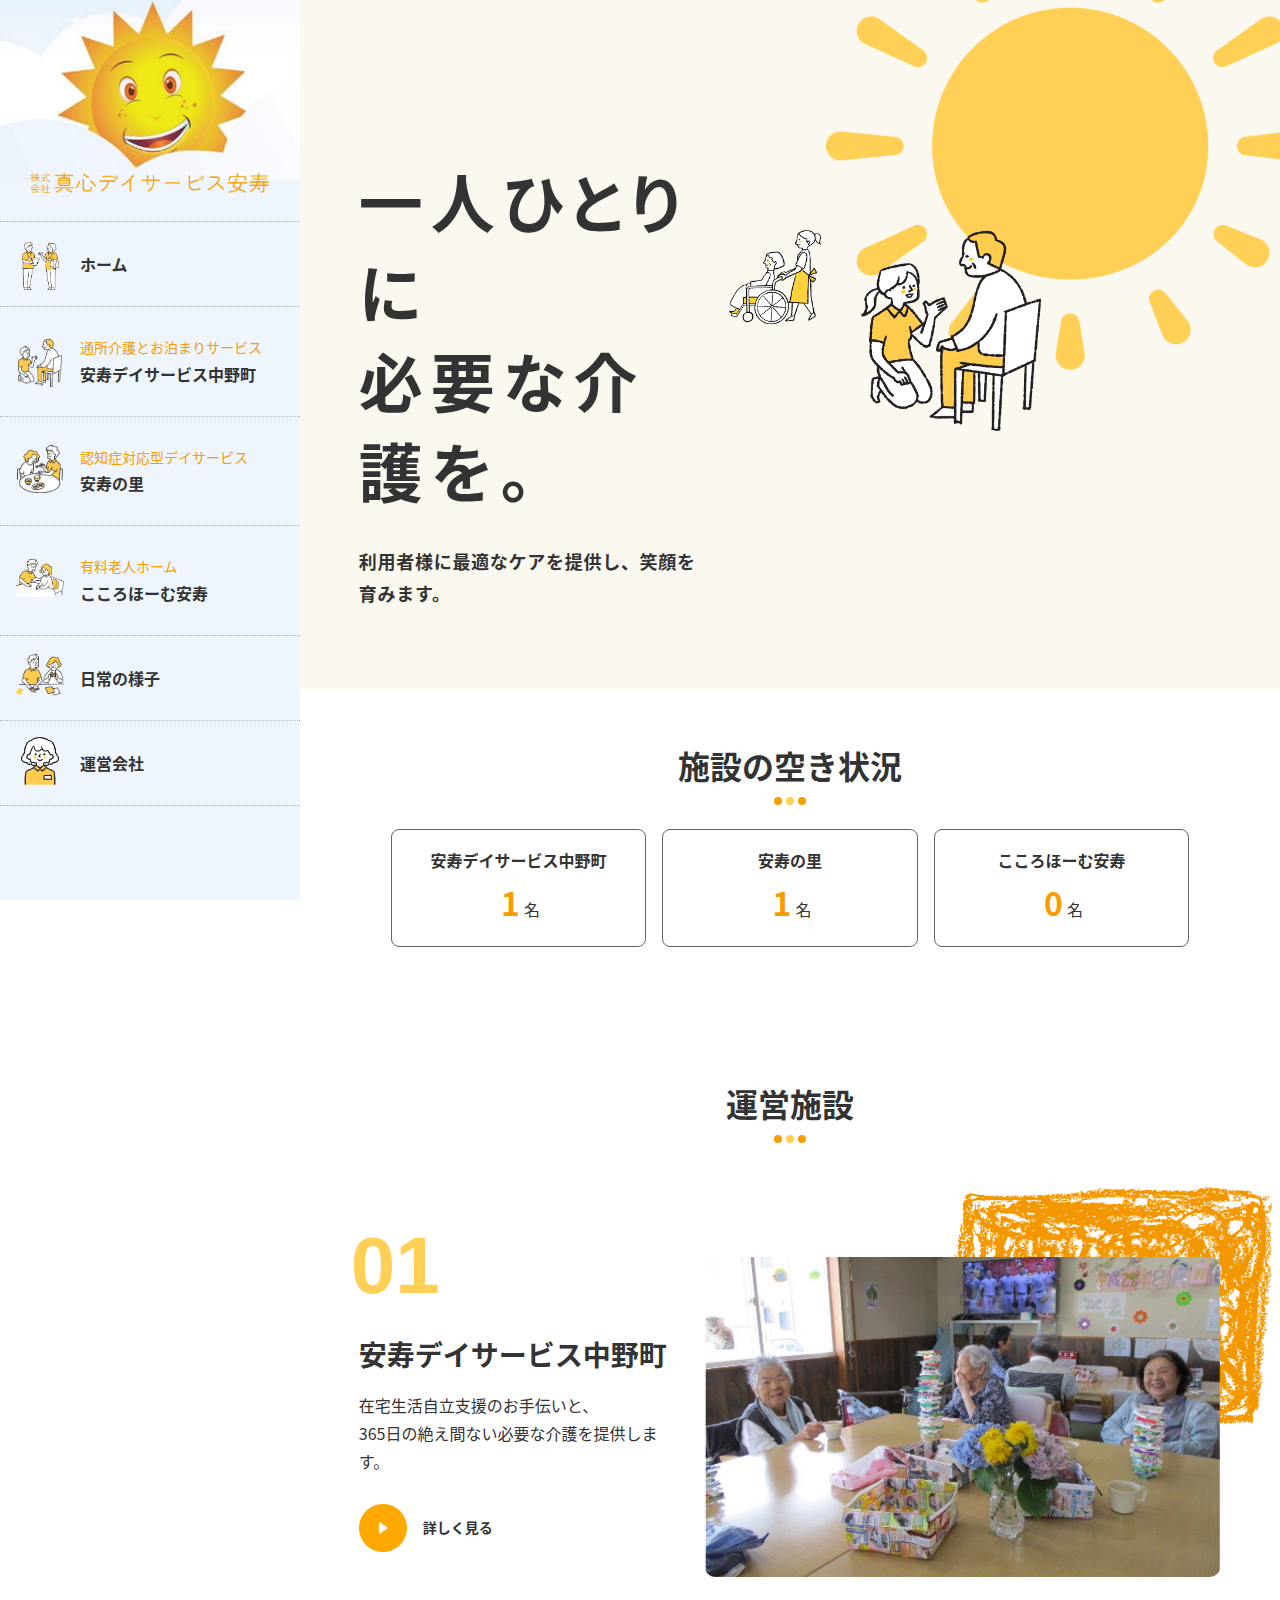
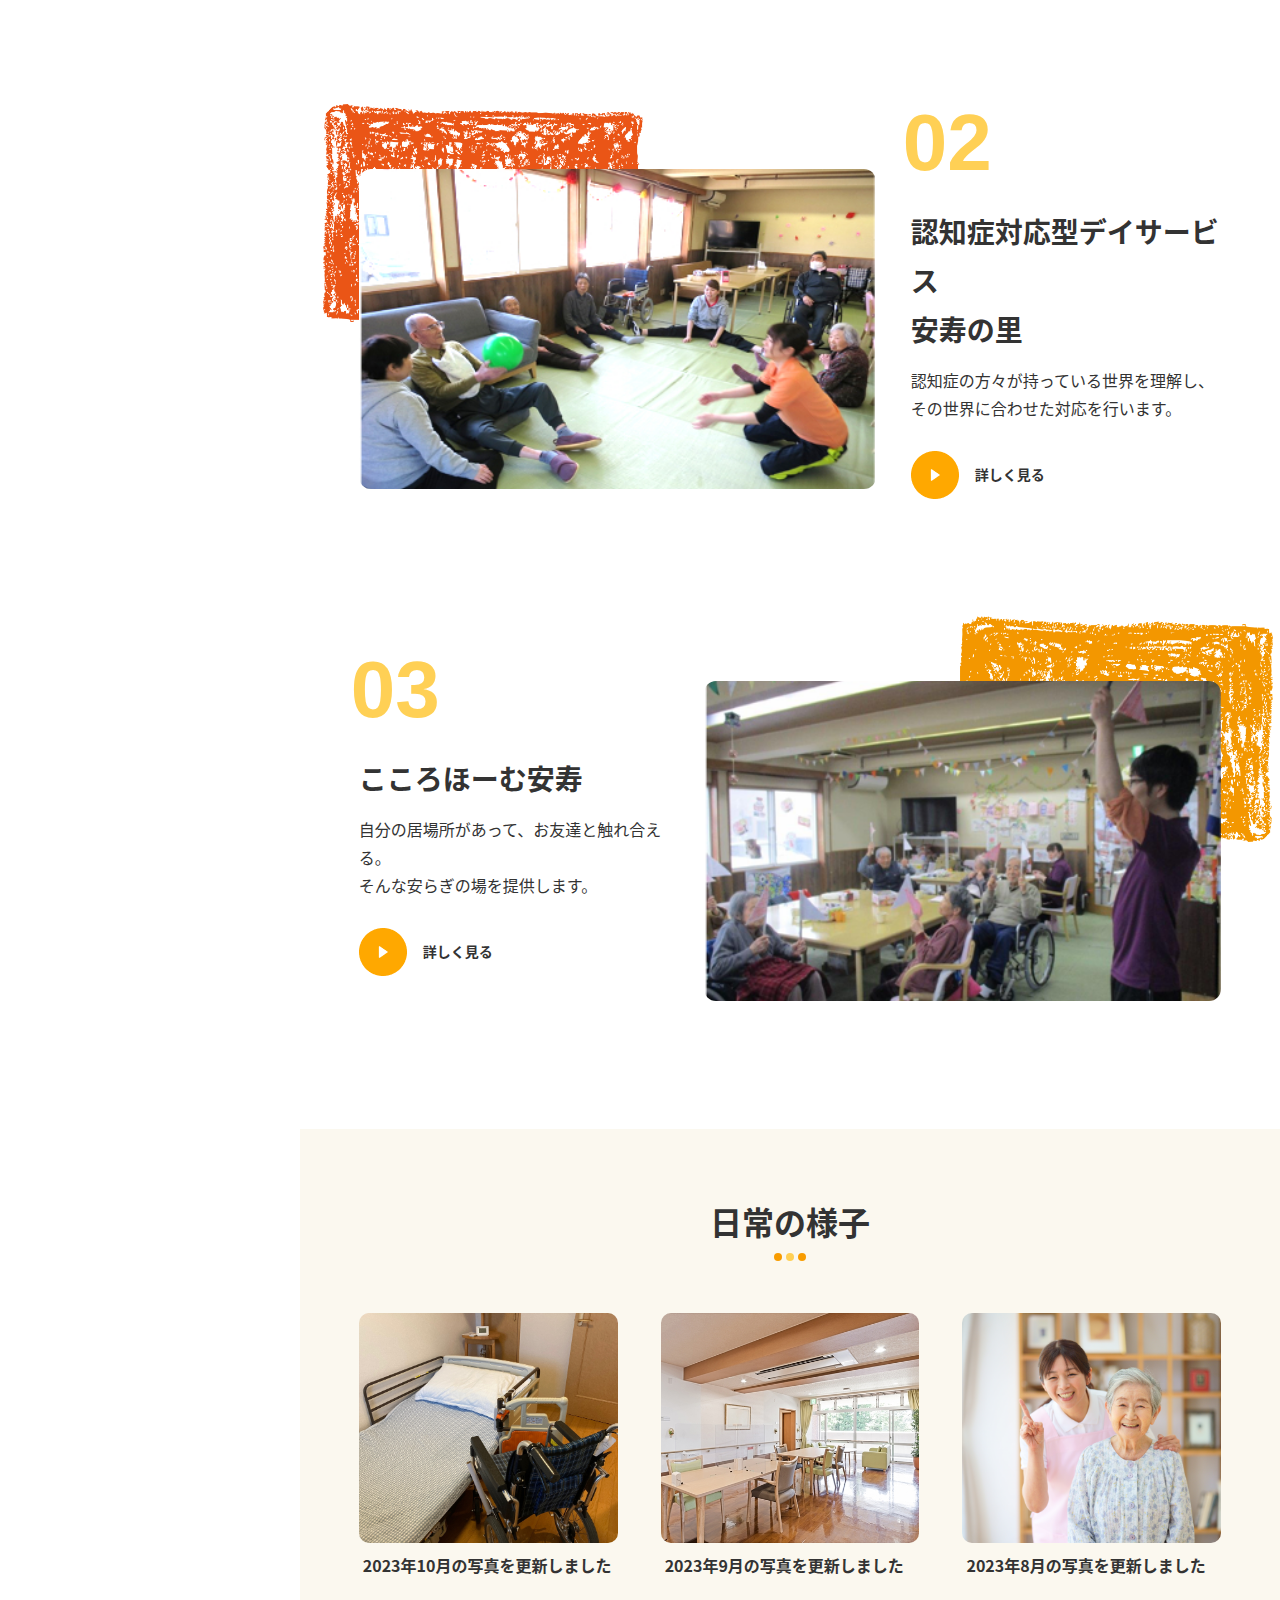
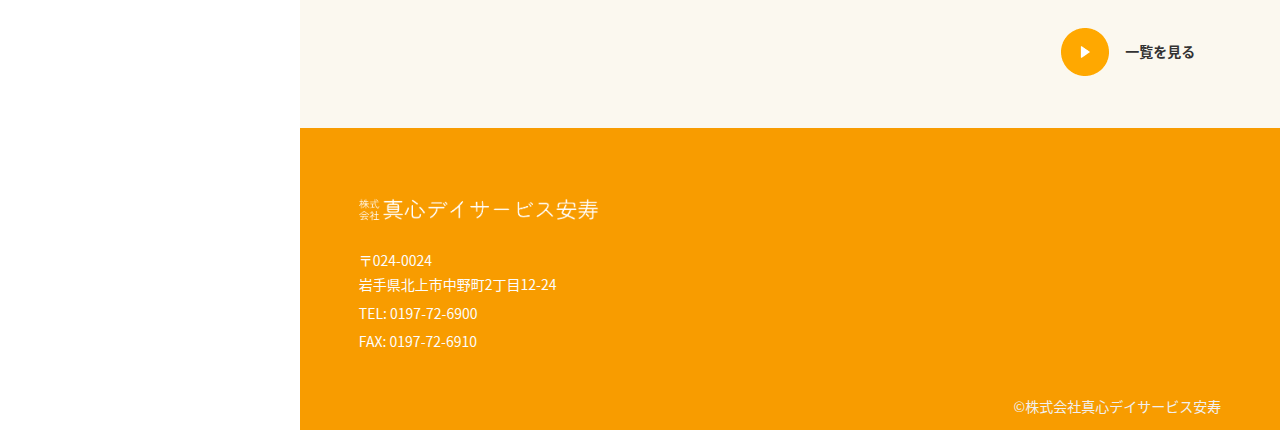
<file: index.html>
<!DOCTYPE html>
<html lang="ja">
<head>
  <meta charset="UTF-8">
  <meta name="viewport" content="width=device-width, initial-scale=1.0">

  <title>デイサービス安寿</title>

  <link rel="stylesheet" href="css/style.css">
</head>
<body>
  <header class="l-header js-header">
  <div class="l-header__inner">
    <h1 class="l-header__logo">
      <a href="index.html">
        <img src="images/header/logo.png" alt="">
      </a>        
      </h1><!-- /.l-header__logo -->

    <button type="button" class="c-hamburger js-btn">
      <span class="c-hamburger__line"></span><!-- /.c-hamburger__line -->
    </button><!-- /.c-hamburger -->
  </div><!-- /.l-header__inner -->

  <nav class="l-header__nav">
    <ul class="l-header__menu">
      <li><a href="index.html">ホーム</a></li>
      <li><a href="service1.html"><span>通所介護とお泊まりサービス</span>安寿デイサービス中野町</a></li>
      <li><a href="service2.html"><span>認知症対応型デイサービス</span>安寿の里</a></li>
      <li><a href="service3.html"><span>有料老人ホーム</span>こころほーむ安寿</a></li>
      <li><a href="archive.html">日常の様子</a></li>
      <li><a href="company.html">運営会社</a></li>
    </ul><!-- /.l-header__menu -->
  </nav>
</header><!-- /.l-header -->

<main class="l-inner__main">

<div class="p-mainVisual">
  <div class="p-mainVisual__inner">
    <div class="p-mainVisual__content">
      <div class="p-mainVisual__heading">
        <h1>一人ひとりに<br>必要な介護を。</h1>
        <p>利用者様に最適なケアを提供し、<br>笑顔を育みます。</p>
      </div><!-- /.p-mainVisual__heading -->
                
    </div><!-- /.p-mainVisual__content -->

    <div class="p-mainVisual__img">
      <img src="images/top/mv-sun.png" alt=""class="p-mainVisual__img-sun rotate">
      <img src="images/top/mv-person.png" alt="" class="p-mainVisual__img-person">
    </div><!-- /.p-mainVisual__img -->
  </div><!-- /.p-mainVisual__inner -->
</div><!-- /.p-mainVisual -->

<div class="p-availability">
  <div class="l-inner">
    <div class="p-availability__content">
      <div class="c-heading">
        <h2>施設の空き状況</h2>
        <div class="circle-container">
          <div class="circle circle1"></div>
          <div class="circle circle2"></div>
          <div class="circle circle3"></div>
        </div>
      </div><!-- /.c-heading -->

      <div class="p-availability__items">
        <div class="p-availability__item">
          <h3>安寿デイサービス中野町</h3>
          <p><span>1</span>名</p>
        </div><!-- /.p-availability__item -->
        <div class="p-availability__item">
          <h3>安寿の里</h3>
          <p><span>1</span>名</p>
        </div><!-- /.p-availability__item -->
        <div class="p-availability__item">
          <h3>こころほーむ安寿</h3>
          <p><span>0</span>名</p>
        </div><!-- /.p-availability__item -->
      </div><!-- /.p-availability__items -->
    </div><!-- /.p-availability__content -->
  </div><!-- /.l-inner -->
</div><!-- /.p-availability -->

<div class="p-topServices">
  <div class="l-inner">
    <div class="c-heading">
      <h2>運営施設</h2>
      <div class="circle-container">
        <div class="circle circle1"></div>
        <div class="circle circle2"></div>
        <div class="circle circle3"></div>
      </div>
    </div><!-- /.c-heading -->

    <div class="p-topServices__items">
    <div class="p-topServices__item">
      <div class="p-topServices__img p-topServices__img01">
        <img src="images/top/topService01.png" alt="">
      </div><!-- /.p-topServices__img -->

      <div class="p-topServices__texts">
        <p class="p-topServices__num">01</p><!-- /.p-topServices__num -->
        <h3 class="p-topServices__heading">安寿デイサービス中野町</h3><!-- /.p-topServices__heading -->
        <p class="p-topServices__lead">在宅生活自立支援のお手伝いと、<br>365日の絶え間ない必要な介護を提供します。</p><!-- /.p-topServices__lead -->
        <a href="service1.html" class="c-button">詳しく見る</a><!-- /.c-button -->
      </div><!-- /.p-topServices__texts -->
    </div><!-- /.p-topServices__item -->

    <div class="p-topServices__item">
      <div class="p-topServices__img p-topServices__img02">
        <img src="images/top/topService02.jpg" alt="">
      </div><!-- /.p-topServices__img -->

      <div class="p-topServices__texts">
        <p class="p-topServices__num">02</p><!-- /.p-topServices__num -->
        <h3 class="p-topServices__heading">認知症対応型デイサービス<br>安寿の里</h3><!-- /.p-topServices__heading -->
        <p class="p-topServices__lead">認知症の方々が持っている世界を理解し、<br>その世界に合わせた対応を行います。</p><!-- /.p-topServices__lead -->
        <a href="service2.html" class="c-button">詳しく見る</a><!-- /.c-button -->
      </div><!-- /.p-topServices__texts -->
    </div><!-- /.p-topServices__item -->
    <div class="p-topServices__item">
      <div class="p-topServices__img p-topServices__img03">
        <img src="images/top/topService03.png" alt="">
      </div><!-- /.p-topServices__img -->

      <div class="p-topServices__texts">
        <p class="p-topServices__num">03</p><!-- /.p-topServices__num -->
        <h3 class="p-topServices__heading">こころほーむ安寿</h3><!-- /.p-topServices__heading -->
        <p class="p-topServices__lead">自分の居場所があって、お友達と触れ合える。<br>そんな安らぎの場を提供します。</p><!-- /.p-topServices__lead -->
        <a href="service3.html" class="c-button">詳しく見る</a><!-- /.c-button -->
      </div><!-- /.p-topServices__texts -->
    </div><!-- /.p-topServices__item -->
    </div><!-- /.p-topServices__items -->
  </div><!-- /.l-inner -->
</div><!-- /.p-topServices -->

<div class="c-photos">
  <div class="l-inner">
    <div class="c-heading">
      <h2>日常の様子</h2>
      <div class="circle-container">
        <div class="circle circle1"></div>
        <div class="circle circle2"></div>
        <div class="circle circle3"></div>
      </div>
    </div><!-- /.c-heading -->

    <div class="c-photos__items">
      <a href="single.html" class="c-photos__item">
        <img src="images/sample.jpg" alt="">
        <h3>2023年10月の写真を更新しました</h3>
      </a><!-- /.c-photos__item -->
      <a href="single.html" class="c-photos__item">
        <img src="images/sample2.jpg" alt="">
        <h3>2023年9月の写真を更新しました</h3>
      </a><!-- /.c-photos__item -->
      <a href="single.html" class="c-photos__item">
        <img src="images/sample3.jpg" alt="">
        <h3>2023年8月の写真を更新しました</h3>
      </a><!-- /.c-photos__item -->

    </div><!-- /.c-photos__items -->

    <div class="c-button__right">
      <a href="archive.html" class="c-button">一覧を見る</a><!-- /.c-button -->
    </div><!-- /.c-button__right -->

  </div><!-- /.l-inner -->
</div><!-- /.c-photos -->

<footer class="l-footer">
  <div class="l-inner">
    <div class="l-footer__contents">
      <h2><img src="images/footer/logo-footer.png" alt=""></h2>

      <ul>
        <li>〒024-0024<br>岩手県北上市中野町2丁目12-24</li>
        <li>TEL: <a href="tel:0197-72-6900">0197-72-6900</a></li>
        <li>FAX: 0197-72-6910</li>
      </ul>
    </div><!-- /.l-footer__contents -->

    <p class="l-footer__copy">©株式会社真心デイサービス安寿</p><!-- /.l-footer__copy -->
  </div><!-- /.l-inner -->
</footer><!-- /.l-footer -->

</main><!-- /.l-main -->
  
<script
  src="https://code.jquery.com/jquery-3.6.3.min.js"
  integrity="sha256-pvPw+upLPUjgMXY0G+8O0xUf+/Im1MZjXxxgOcBQBXU="
  crossorigin="anonymous"></script>
<script src="js/main.js"></script> 
</body>
</html>
</file>
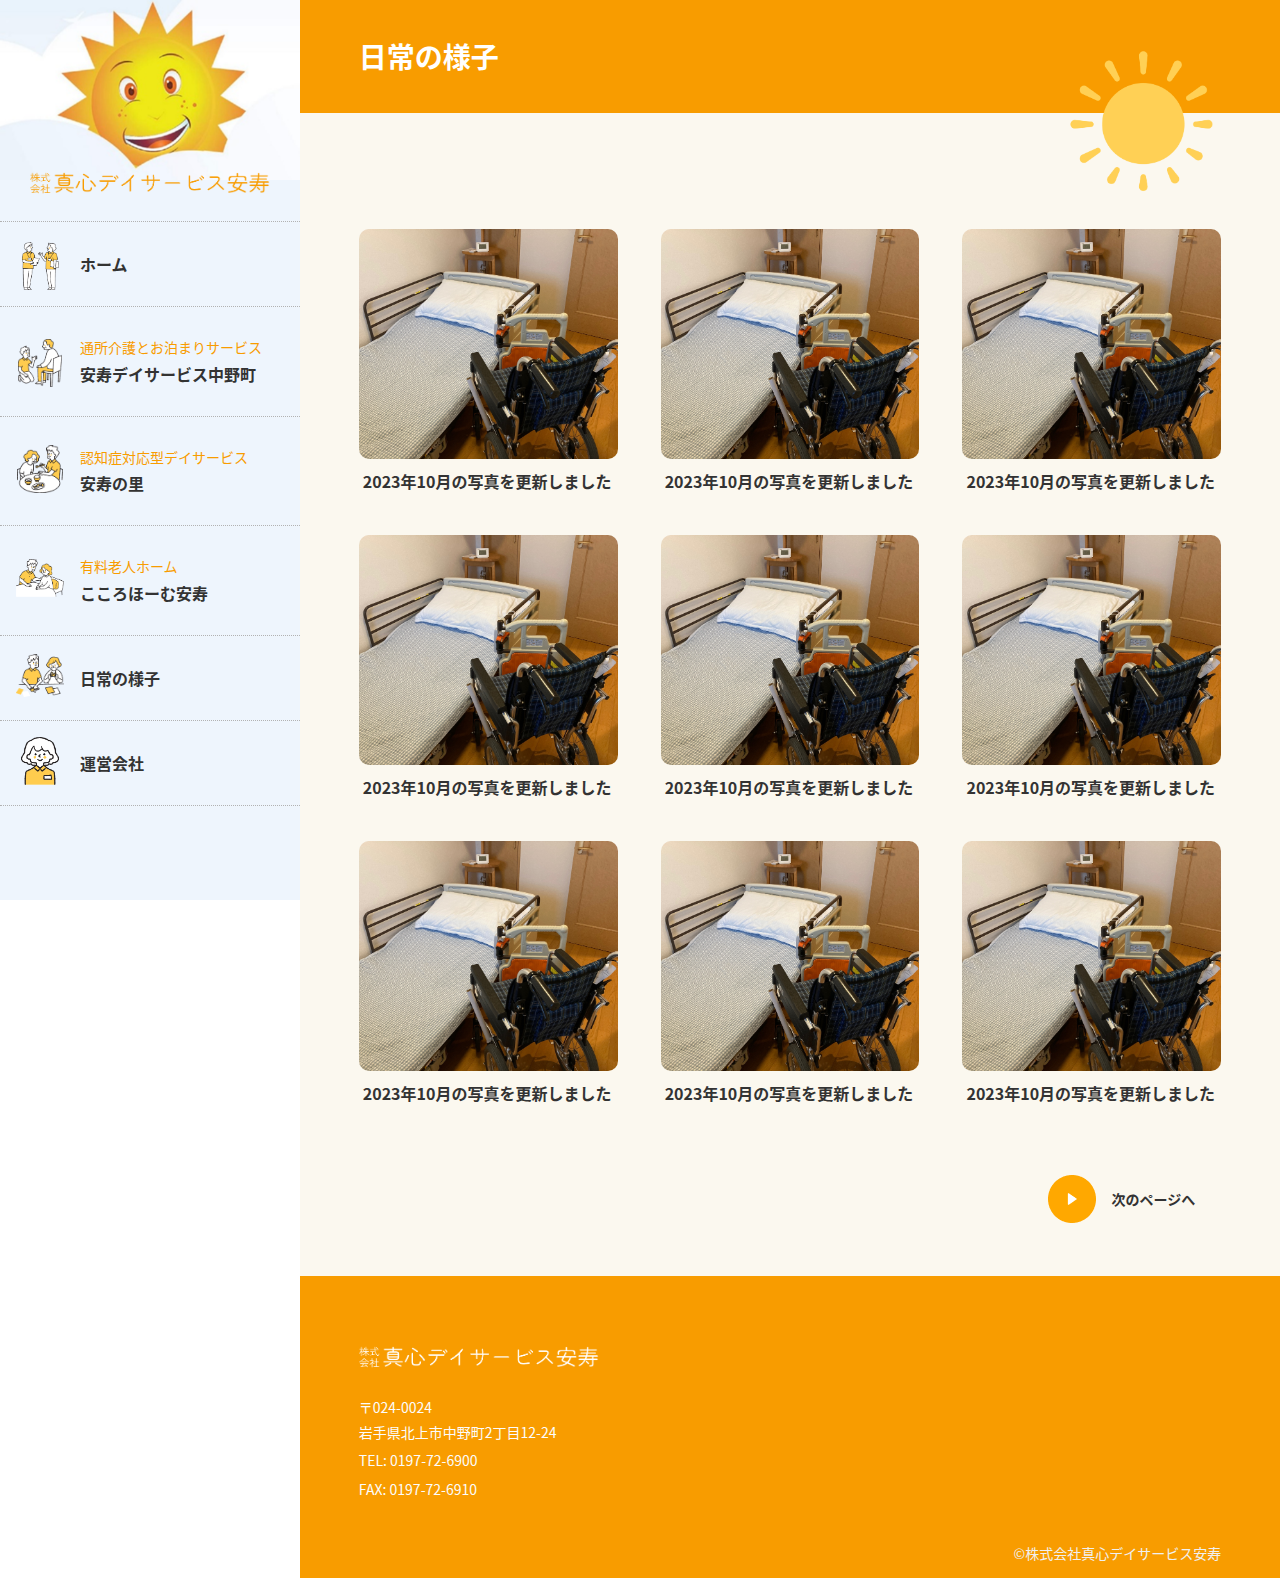
<file: archive.html>
<!DOCTYPE html>
<html lang="ja">
<head>
  <meta charset="UTF-8">
  <meta name="viewport" content="width=device-width, initial-scale=1.0">

  <title>デイサービス安寿</title>

  <link rel="stylesheet" href="css/style.css">
</head>
<body>
  <header class="l-header js-header">
  <div class="l-header__inner">
    <h1 class="l-header__logo">
      <a href="index.html">
        <img src="images/header/logo.png" alt="">
      </a>        
      </h1><!-- /.l-header__logo -->

    <button type="button" class="c-hamburger js-btn">
      <span class="c-hamburger__line"></span><!-- /.c-hamburger__line -->
    </button><!-- /.c-hamburger -->
  </div><!-- /.l-header__inner -->

  <nav class="l-header__nav">
    <ul class="l-header__menu">
      <li><a href="index.html">ホーム</a></li>
      <li><a href="service1.html"><span>通所介護とお泊まりサービス</span>安寿デイサービス中野町</a></li>
      <li><a href="service2.html"><span>認知症対応型デイサービス</span>安寿の里</a></li>
      <li><a href="service3.html"><span>有料老人ホーム</span>こころほーむ安寿</a></li>
      <li><a href="archive.html">日常の様子</a></li>
      <li><a href="company.html">運営会社</a></li>
    </ul><!-- /.l-header__menu -->
  </nav>
</header><!-- /.l-header -->

<main class="l-inner__main">

<div class="l-pageHeader">
  <div class="l-inner">
    <h1>日常の様子</h1>
  </div><!-- /.l-inner -->
</div><!-- /.l-pageHeader -->


<div class="c-photos">
  <div class="l-inner">

    <div class="c-photos__items p-archive">
      <a href="single.html" class="c-photos__item">
        <img src="images/sample.jpg" alt="">
        <h3>2023年10月の写真を更新しました</h3>
      </a><!-- /.c-photos__item -->
      <a href="single.html" class="c-photos__item">
        <img src="images/sample.jpg" alt="">
        <h3>2023年10月の写真を更新しました</h3>
      </a><!-- /.c-photos__item -->
      <a href="single.html" class="c-photos__item">
        <img src="images/sample.jpg" alt="">
        <h3>2023年10月の写真を更新しました</h3>
      </a><!-- /.c-photos__item -->
      <a href="single.html" class="c-photos__item">
        <img src="images/sample.jpg" alt="">
        <h3>2023年10月の写真を更新しました</h3>
      </a><!-- /.c-photos__item -->
      <a href="single.html" class="c-photos__item">
        <img src="images/sample.jpg" alt="">
        <h3>2023年10月の写真を更新しました</h3>
      </a><!-- /.c-photos__item -->
      <a href="single.html" class="c-photos__item">
        <img src="images/sample.jpg" alt="">
        <h3>2023年10月の写真を更新しました</h3>
      </a><!-- /.c-photos__item -->
      <a href="single.html" class="c-photos__item">
        <img src="images/sample.jpg" alt="">
        <h3>2023年10月の写真を更新しました</h3>
      </a><!-- /.c-photos__item -->
      <a href="single.html" class="c-photos__item">
        <img src="images/sample.jpg" alt="">
        <h3>2023年10月の写真を更新しました</h3>
      </a><!-- /.c-photos__item -->
      <a href="single.html" class="c-photos__item">
        <img src="images/sample.jpg" alt="">
        <h3>2023年10月の写真を更新しました</h3>
      </a><!-- /.c-photos__item -->

    </div><!-- /.c-photos__items -->

    <div class="c-button__right">
      <a href="archive.html" class="c-button">次のページへ</a><!-- /.c-button -->
    </div><!-- /.c-button__right -->

  </div><!-- /.l-inner -->
</div><!-- /.c-photos -->

<footer class="l-footer">
  <div class="l-inner">
    <div class="l-footer__contents">
      <h2><img src="images/footer/logo-footer.png" alt=""></h2>

      <ul>
        <li>〒024-0024<br>岩手県北上市中野町2丁目12-24</li>
        <li>TEL: <a href="tel:0197-72-6900">0197-72-6900</a></li>
        <li>FAX: 0197-72-6910</li>
      </ul>
    </div><!-- /.l-footer__contents -->

    <p class="l-footer__copy">©株式会社真心デイサービス安寿</p><!-- /.l-footer__copy -->
  </div><!-- /.l-inner -->
</footer><!-- /.l-footer -->

</main><!-- /.l-main -->
  
<script
  src="https://code.jquery.com/jquery-3.6.3.min.js"
  integrity="sha256-pvPw+upLPUjgMXY0G+8O0xUf+/Im1MZjXxxgOcBQBXU="
  crossorigin="anonymous"></script>
<script src="js/main.js"></script> 
</body>
</html>
</file>
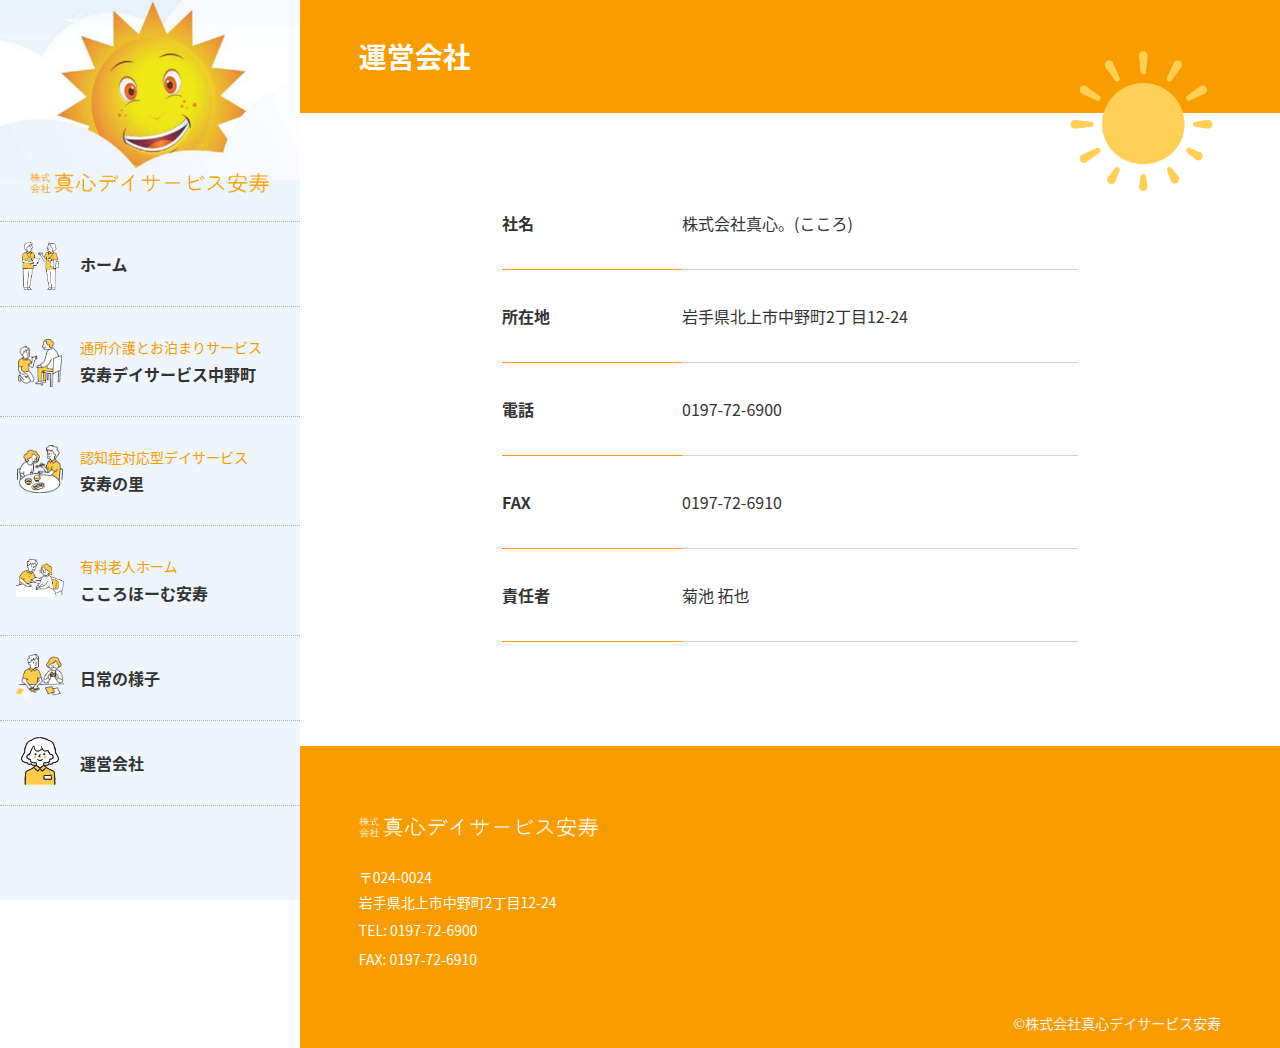
<file: company.html>
<!DOCTYPE html>
<html lang="ja">
<head>
  <meta charset="UTF-8">
  <meta name="viewport" content="width=device-width, initial-scale=1.0">

  <title>デイサービス安寿</title>

  <link rel="stylesheet" href="css/style.css">
</head>
<body>
  <header class="l-header js-header">
  <div class="l-header__inner">
    <h1 class="l-header__logo">
      <a href="index.html">
        <img src="images/header/logo.png" alt="">
      </a>        
      </h1><!-- /.l-header__logo -->

    <button type="button" class="c-hamburger js-btn">
      <span class="c-hamburger__line"></span><!-- /.c-hamburger__line -->
    </button><!-- /.c-hamburger -->
  </div><!-- /.l-header__inner -->

  <nav class="l-header__nav">
    <ul class="l-header__menu">
      <li><a href="index.html">ホーム</a></li>
      <li><a href="service1.html"><span>通所介護とお泊まりサービス</span>安寿デイサービス中野町</a></li>
      <li><a href="service2.html"><span>認知症対応型デイサービス</span>安寿の里</a></li>
      <li><a href="service3.html"><span>有料老人ホーム</span>こころほーむ安寿</a></li>
      <li><a href="archive.html">日常の様子</a></li>
      <li><a href="company.html">運営会社</a></li>
    </ul><!-- /.l-header__menu -->
  </nav>
</header><!-- /.l-header -->

<main class="l-inner__main">

<div class="l-pageHeader">
  <div class="l-inner">
    <h1>運営会社</h1>
  </div><!-- /.l-inner -->
</div><!-- /.l-pageHeader -->

<section class="c-section">
  <div class="l-inner">
    
    <div class="p-profile">
      <dl>
        <dt>社名</dt>
        <dd>株式会社真心。(こころ)</dd>
        <dt>所在地</dt>
        <dd>岩手県北上市中野町2丁目12-24</dd>
        <dt>電話</dt>
        <dd>0197-72-6900</dd>
        <dt>FAX</dt>
        <dd>0197-72-6910</dd>
        <dt>責任者</dt>
        <dd>菊池 拓也</dd>
      </dl>
    </div><!-- /.p-profile -->


  </div><!-- /.l-inner -->
</section><!-- /.c-section -->


<footer class="l-footer">
  <div class="l-inner">
    <div class="l-footer__contents">
      <h2><img src="images/footer/logo-footer.png" alt=""></h2>

      <ul>
        <li>〒024-0024<br>岩手県北上市中野町2丁目12-24</li>
        <li>TEL: <a href="tel:0197-72-6900">0197-72-6900</a></li>
        <li>FAX: 0197-72-6910</li>
      </ul>
    </div><!-- /.l-footer__contents -->

    <p class="l-footer__copy">©株式会社真心デイサービス安寿</p><!-- /.l-footer__copy -->
  </div><!-- /.l-inner -->
</footer><!-- /.l-footer -->

</main><!-- /.l-main -->
  
<script
  src="https://code.jquery.com/jquery-3.6.3.min.js"
  integrity="sha256-pvPw+upLPUjgMXY0G+8O0xUf+/Im1MZjXxxgOcBQBXU="
  crossorigin="anonymous"></script>
<script src="js/main.js"></script> 
</body>
</html>
</file>
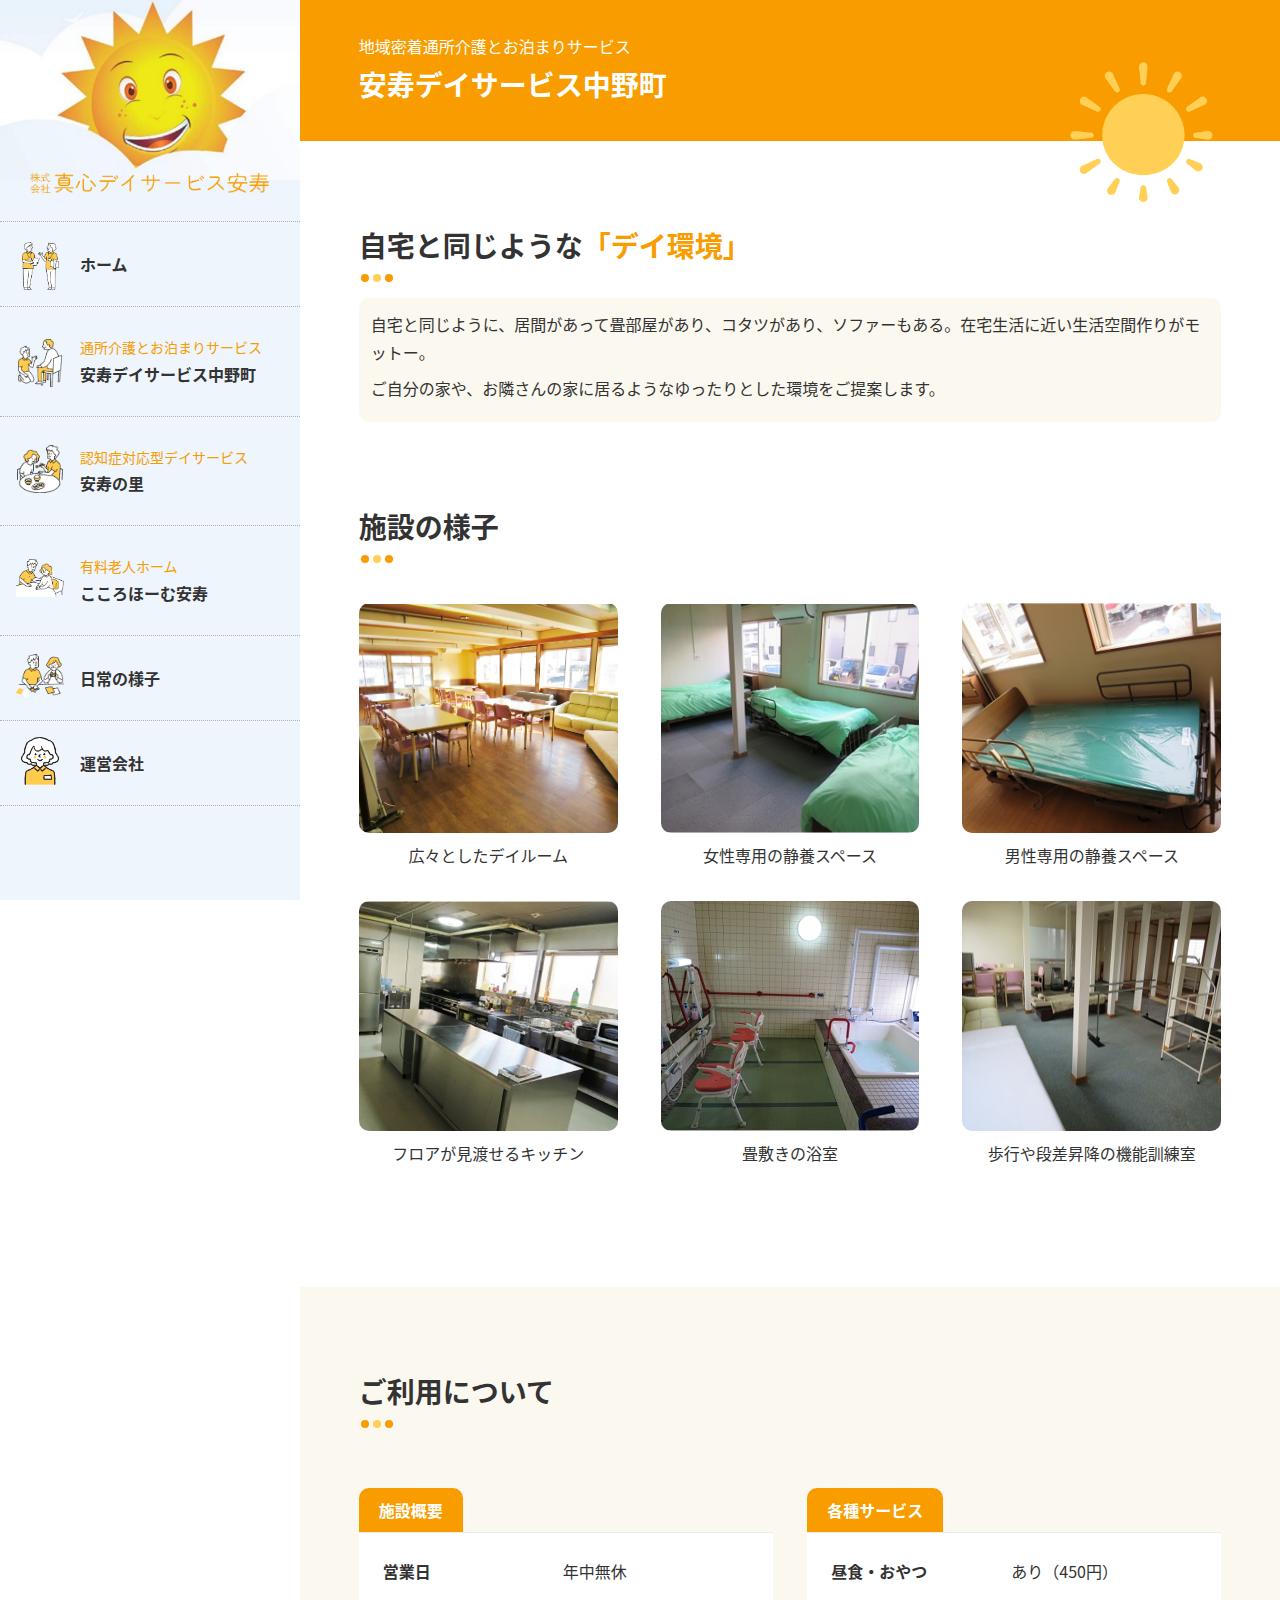
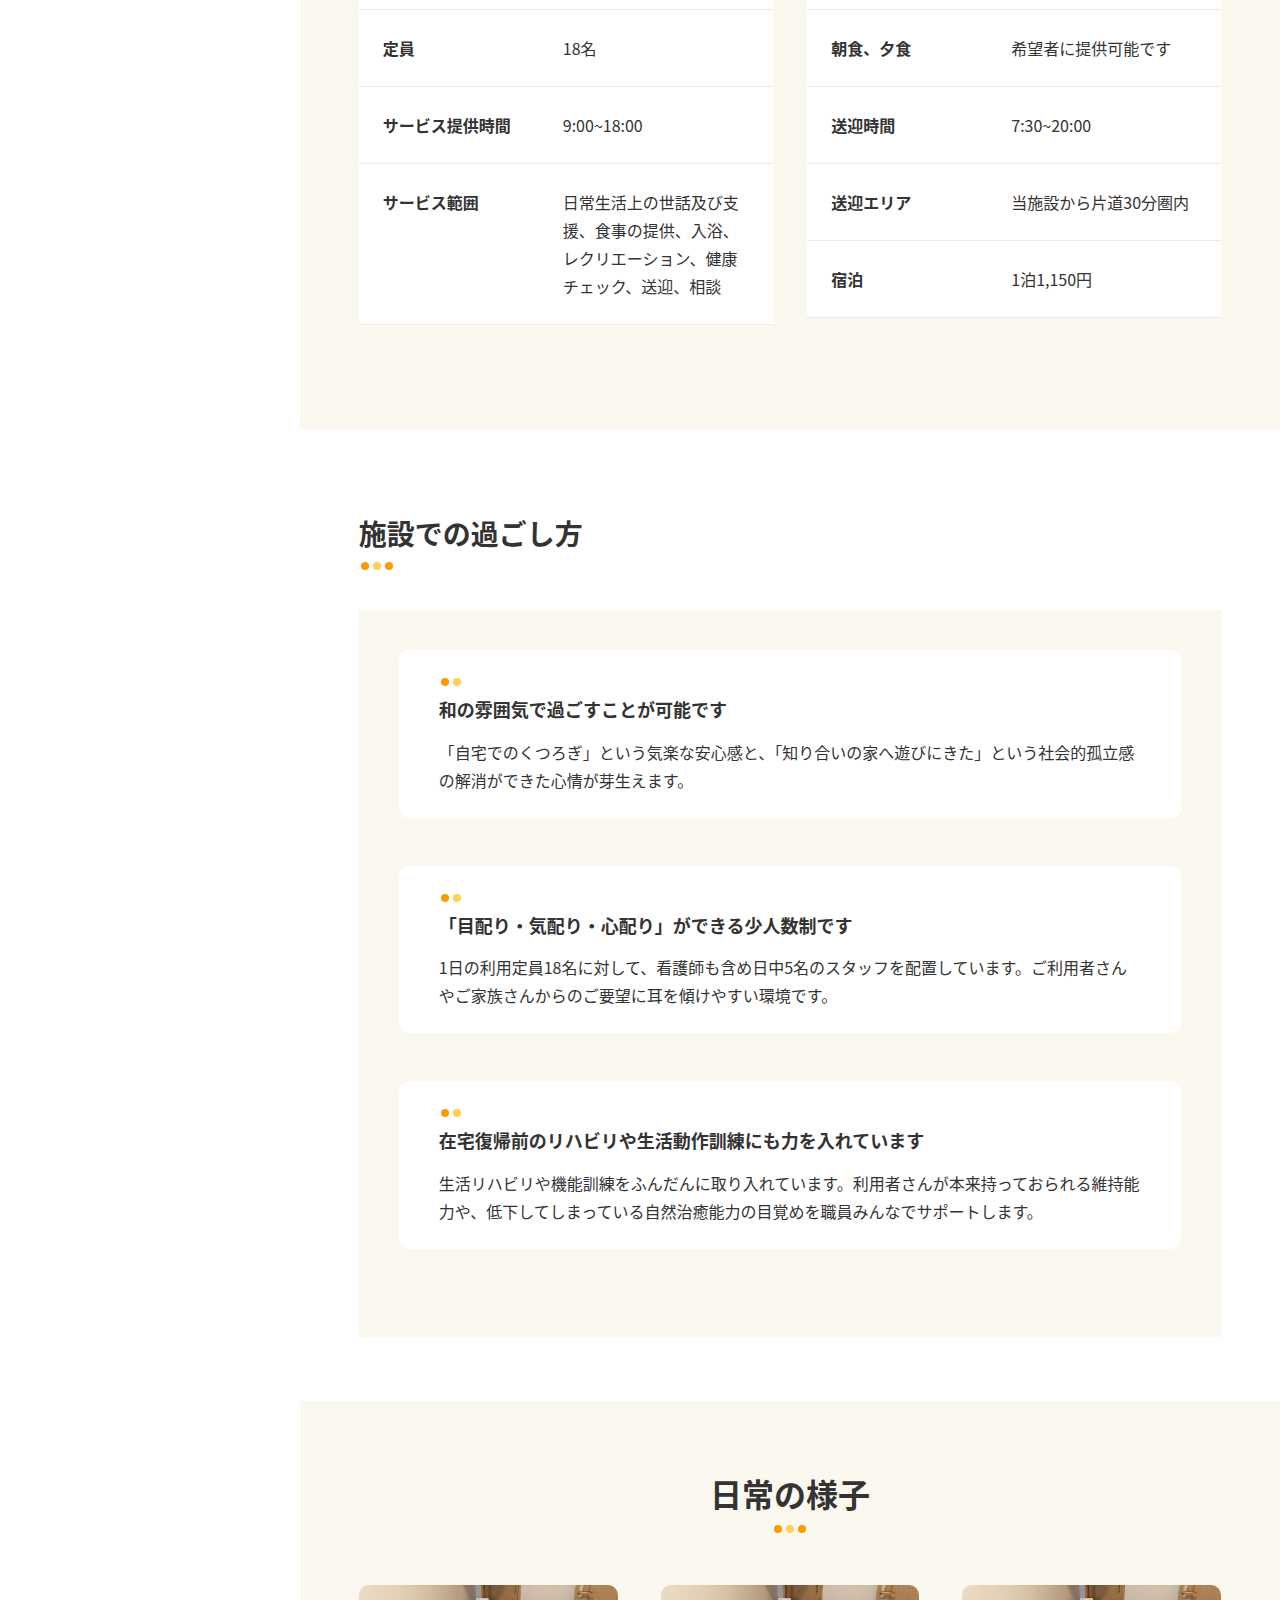
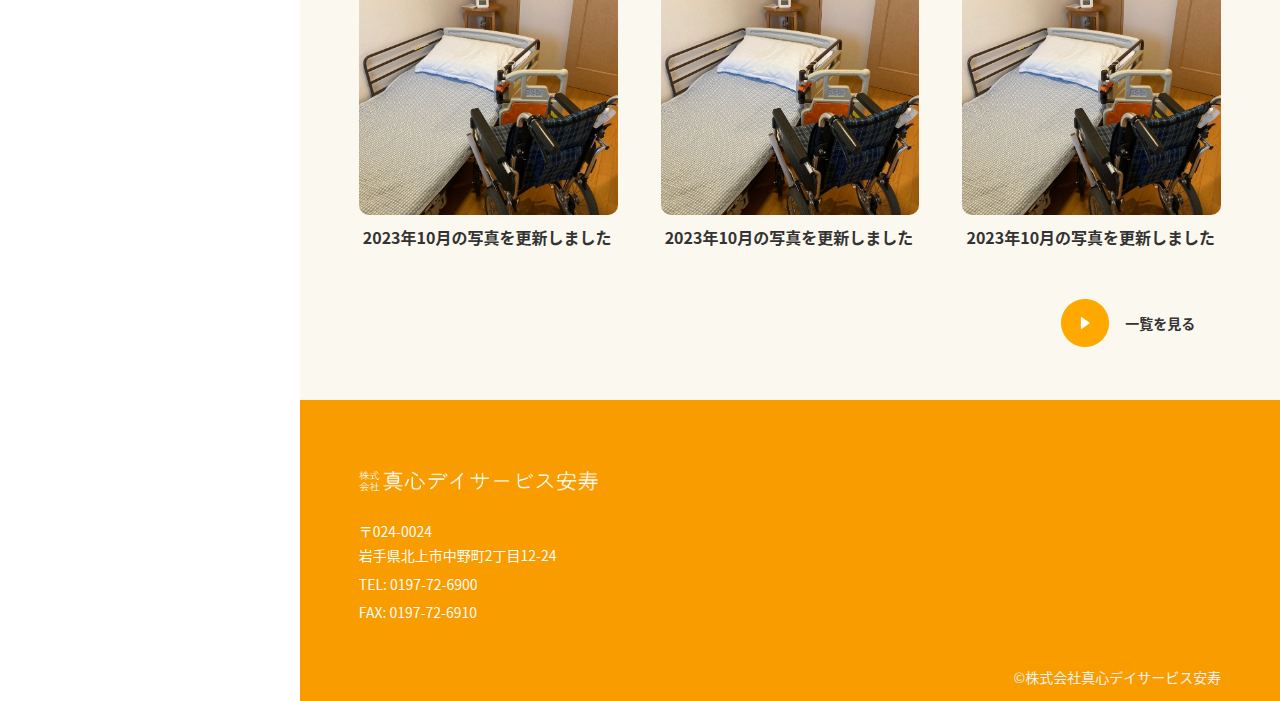
<file: service1.html>
<!DOCTYPE html>
<html lang="ja">
<head>
  <meta charset="UTF-8">
  <meta name="viewport" content="width=device-width, initial-scale=1.0">

  <title>デイサービス安寿</title>

  <link rel="stylesheet" href="css/style.css">
</head>
<body>
  <header class="l-header js-header">
  <div class="l-header__inner">
    <h1 class="l-header__logo">
      <a href="index.html">
        <img src="images/header/logo.png" alt="">
      </a>        
      </h1><!-- /.l-header__logo -->

    <button type="button" class="c-hamburger js-btn">
      <span class="c-hamburger__line"></span><!-- /.c-hamburger__line -->
    </button><!-- /.c-hamburger -->
  </div><!-- /.l-header__inner -->

  <nav class="l-header__nav">
    <ul class="l-header__menu">
      <li><a href="index.html">ホーム</a></li>
      <li><a href="service1.html"><span>通所介護とお泊まりサービス</span>安寿デイサービス中野町</a></li>
      <li><a href="service2.html"><span>認知症対応型デイサービス</span>安寿の里</a></li>
      <li><a href="service3.html"><span>有料老人ホーム</span>こころほーむ安寿</a></li>
      <li><a href="archive.html">日常の様子</a></li>
      <li><a href="company.html">運営会社</a></li>
    </ul><!-- /.l-header__menu -->
  </nav>
</header><!-- /.l-header -->

<main class="l-inner__main">

<div class="l-pageHeader">
  <div class="l-inner">
    <p>地域密着通所介護とお泊まりサービス</p>
    <h1>安寿デイサービス中野町</h1>
  </div><!-- /.l-inner -->
</div><!-- /.l-pageHeader -->

<section class="c-section">
  <div class="l-inner">
    <div class="c-section__heading">
      <h2>自宅と同じような<span>「デイ環境」</span></h2>
    <div class="circle-container circle-container__left">
      <div class="circle circle1"></div>
      <div class="circle circle2"></div>
      <div class="circle circle3"></div>
    </div>
  </div><!-- /.c-section__heading -->

  <div class="c-intro">
    <p>自宅と同じように、居間があって畳部屋があり、コタツがあり、ソファーもある。在宅生活に近い生活空間作りがモットー。</p>
    <p>ご自分の家や、お隣さんの家に居るようなゆったりとした環境をご提案します。</p>
  </div><!-- /.c-intro -->

  </div><!-- /.l-inner -->
</section><!-- /.c-section -->

<section class="c-section">
  <div class="l-inner">
    <div class="c-section__heading">
      <h2>施設の様子</h2>
    <div class="circle-container circle-container__left">
      <div class="circle circle1"></div>
      <div class="circle circle2"></div>
      <div class="circle circle3"></div>
    </div>
  </div><!-- /.c-section__heading -->

  <ul class="c-facility">
    <li>
      <figure>
        <img src="images/service/facility01.png" alt="">
        <figcaption>広々としたデイルーム</figcaption>
      </figure>
    </li>
    <li>
      <figure>
        <img src="images/service/facility02.png" alt="">
        <figcaption>女性専用の静養スペース</figcaption>
      </figure>
    </li>
    <li>
      <figure>
        <img src="images/service/facility03.png" alt="">
        <figcaption>男性専用の静養スペース</figcaption>
      </figure>
    </li>
    <li>
      <figure>
        <img src="images/service/facility04.png" alt="">
        <figcaption>フロアが見渡せるキッチン</figcaption>
      </figure>
    </li>
    <li>
      <figure>
        <img src="images/service/facility05.png" alt="">
        <figcaption>畳敷きの浴室</figcaption>
      </figure>
    </li>
    <li>
      <figure>
        <img src="images/service/facility06.png" alt="">
        <figcaption>歩行や段差昇降の機能訓練室</figcaption>
      </figure>
    </li>
  </ul><!-- /.c-facility -->
  </div><!-- /.l-inner -->
</section><!-- /.c-section -->

<section class="p-overview">
  <div class="l-inner">
    <div class="c-section__heading">
      <h2>ご利用について</h2>
    <div class="circle-container circle-container__left">
      <div class="circle circle1"></div>
      <div class="circle circle2"></div>
      <div class="circle circle3"></div>
    </div>
  </div><!-- /.c-section__heading -->

  <div class="p-overview__contents">
    <div class="p-overview__table">
      <h3>施設概要</h3>

      <table class="c-table">
        <tbody>
          <tr>
            <th>営業日</th>
            <td>年中無休</td>
          </tr>
          <tr>
            <th>定員</th>
            <td>18名</td>
          </tr>
          <tr>
            <th>サービス提供時間</th>
            <td>9:00~18:00</td>
          </tr>
          <tr>
            <th>サービス範囲</th>
            <td>日常生活上の世話及び支援、食事の提供、入浴、レクリエーション、健康チェック、送迎、相談</td>
          </tr>
        </tbody>
      </table><!-- /.c-table -->
    </div><!-- /.p-overview__table -->
    <div class="p-overview__table">
      <h3>各種サービス</h3>

      <table class="c-table">
        <tbody>
          <tr>
            <th>昼食・おやつ</th>
            <td>あり（450円）</td>
          </tr>
          <tr>
            <th>朝食、夕食</th>
            <td>希望者に提供可能です</td>
          </tr>
          <tr>
            <th>送迎時間</th>
            <td>7:30~20:00</td>
          </tr>
          <tr>
            <th>送迎エリア</th>
            <td>当施設から片道30分圏内</td>
          </tr>
          <tr>
            <th>宿泊</th>
            <td>1泊1,150円</td>
          </tr>
        </tbody>
      </table><!-- /.c-table -->
    </div><!-- /.p-overview__table -->
  </div><!-- /.p-overview__contents -->
  </div><!-- /.l-inner -->
</section><!-- /.c-section -->

<section class="c-section">
  <div class="l-inner">
    <div class="c-section__heading">
      <h2>施設での過ごし方</h2>
      <div class="circle-container circle-container__left">
        <div class="circle circle1"></div>
        <div class="circle circle2"></div>
        <div class="circle circle3"></div>
      </div>
    </div><!-- /.c-section__heading -->

    <div class="p-feature">
      <div class="p-feature__items">
        <div class="p-feature__item">
          <div class="p-feature__heading">
            <div class="circle-container circle-container__left">
              <div class="circle circle1"></div>
              <div class="circle circle2"></div>
            </div>
            <h3>和の雰囲気で過ごすことが可能です</h3>
          </div><!-- /.p-feature__heading -->

          <div class="p-feature__texts">
            <p>「自宅でのくつろぎ」という気楽な安心感と、「知り合いの家へ遊びにきた」という社会的孤立感の解消ができた心情が芽生えます。</p>
          </div><!-- /.p-feature__texts -->
        </div><!-- /.p-feature__item -->

        <div class="p-feature__item">
          <div class="p-feature__heading">
            <div class="circle-container circle-container__left">
              <div class="circle circle1"></div>
              <div class="circle circle2"></div>
            </div>
            <h3>「目配り・気配り・心配り」ができる少人数制です</h3>
          </div><!-- /.p-feature__heading -->

          <div class="p-feature__texts">
            <p>1日の利用定員18名に対して、看護師も含め日中5名のスタッフを配置しています。ご利用者さんやご家族さんからのご要望に耳を傾けやすい環境です。</p>
          </div><!-- /.p-feature__texts -->
        </div><!-- /.p-feature__item -->

        <div class="p-feature__item">
          <div class="p-feature__heading">
            <div class="circle-container circle-container__left">
              <div class="circle circle1"></div>
              <div class="circle circle2"></div>
            </div>
            <h3>在宅復帰前のリハビリや生活動作訓練にも力を入れています</h3>
          </div><!-- /.p-feature__heading -->

          <div class="p-feature__texts">
            <p>生活リハビリや機能訓練をふんだんに取り入れています。利用者さんが本来持っておられる維持能力や、低下してしまっている自然治癒能力の目覚めを職員みんなでサポートします。</p>
          </div><!-- /.p-feature__texts -->
        </div><!-- /.p-feature__item -->
      </div><!-- /.p-feature__items -->
    </div><!-- /.p-feature -->
  </div><!-- /.l-inner -->
</section><!-- /.c-section -->

<div class="c-photos">
  <div class="l-inner">
    <div class="c-heading">
      <h2>日常の様子</h2>
      <div class="circle-container">
        <div class="circle circle1"></div>
        <div class="circle circle2"></div>
        <div class="circle circle3"></div>
      </div>
    </div><!-- /.c-heading -->

    <div class="c-photos__items">
      <a href="single.html" class="c-photos__item">
        <img src="images/sample.jpg" alt="">
        <h3>2023年10月の写真を更新しました</h3>
      </a><!-- /.c-photos__item -->
      <a href="single.html" class="c-photos__item">
        <img src="images/sample.jpg" alt="">
        <h3>2023年10月の写真を更新しました</h3>
      </a><!-- /.c-photos__item -->
      <a href="single.html" class="c-photos__item">
        <img src="images/sample.jpg" alt="">
        <h3>2023年10月の写真を更新しました</h3>
      </a><!-- /.c-photos__item -->

    </div><!-- /.c-photos__items -->

    <div class="c-button__right">
      <a href="archive.html" class="c-button">一覧を見る</a><!-- /.c-button -->
    </div><!-- /.c-button__right -->

  </div><!-- /.l-inner -->
</div><!-- /.c-photos -->

<footer class="l-footer">
  <div class="l-inner">
    <div class="l-footer__contents">
      <h2><img src="images/footer/logo-footer.png" alt=""></h2>

      <ul>
        <li>〒024-0024<br>岩手県北上市中野町2丁目12-24</li>
        <li>TEL: <a href="tel:0197-72-6900">0197-72-6900</a></li>
        <li>FAX: 0197-72-6910</li>
      </ul>
    </div><!-- /.l-footer__contents -->

    <p class="l-footer__copy">©株式会社真心デイサービス安寿</p><!-- /.l-footer__copy -->
  </div><!-- /.l-inner -->
</footer><!-- /.l-footer -->

</main><!-- /.l-main -->
  
<script
  src="https://code.jquery.com/jquery-3.6.3.min.js"
  integrity="sha256-pvPw+upLPUjgMXY0G+8O0xUf+/Im1MZjXxxgOcBQBXU="
  crossorigin="anonymous"></script>
<script src="js/main.js"></script> 
</body>
</html>
</file>
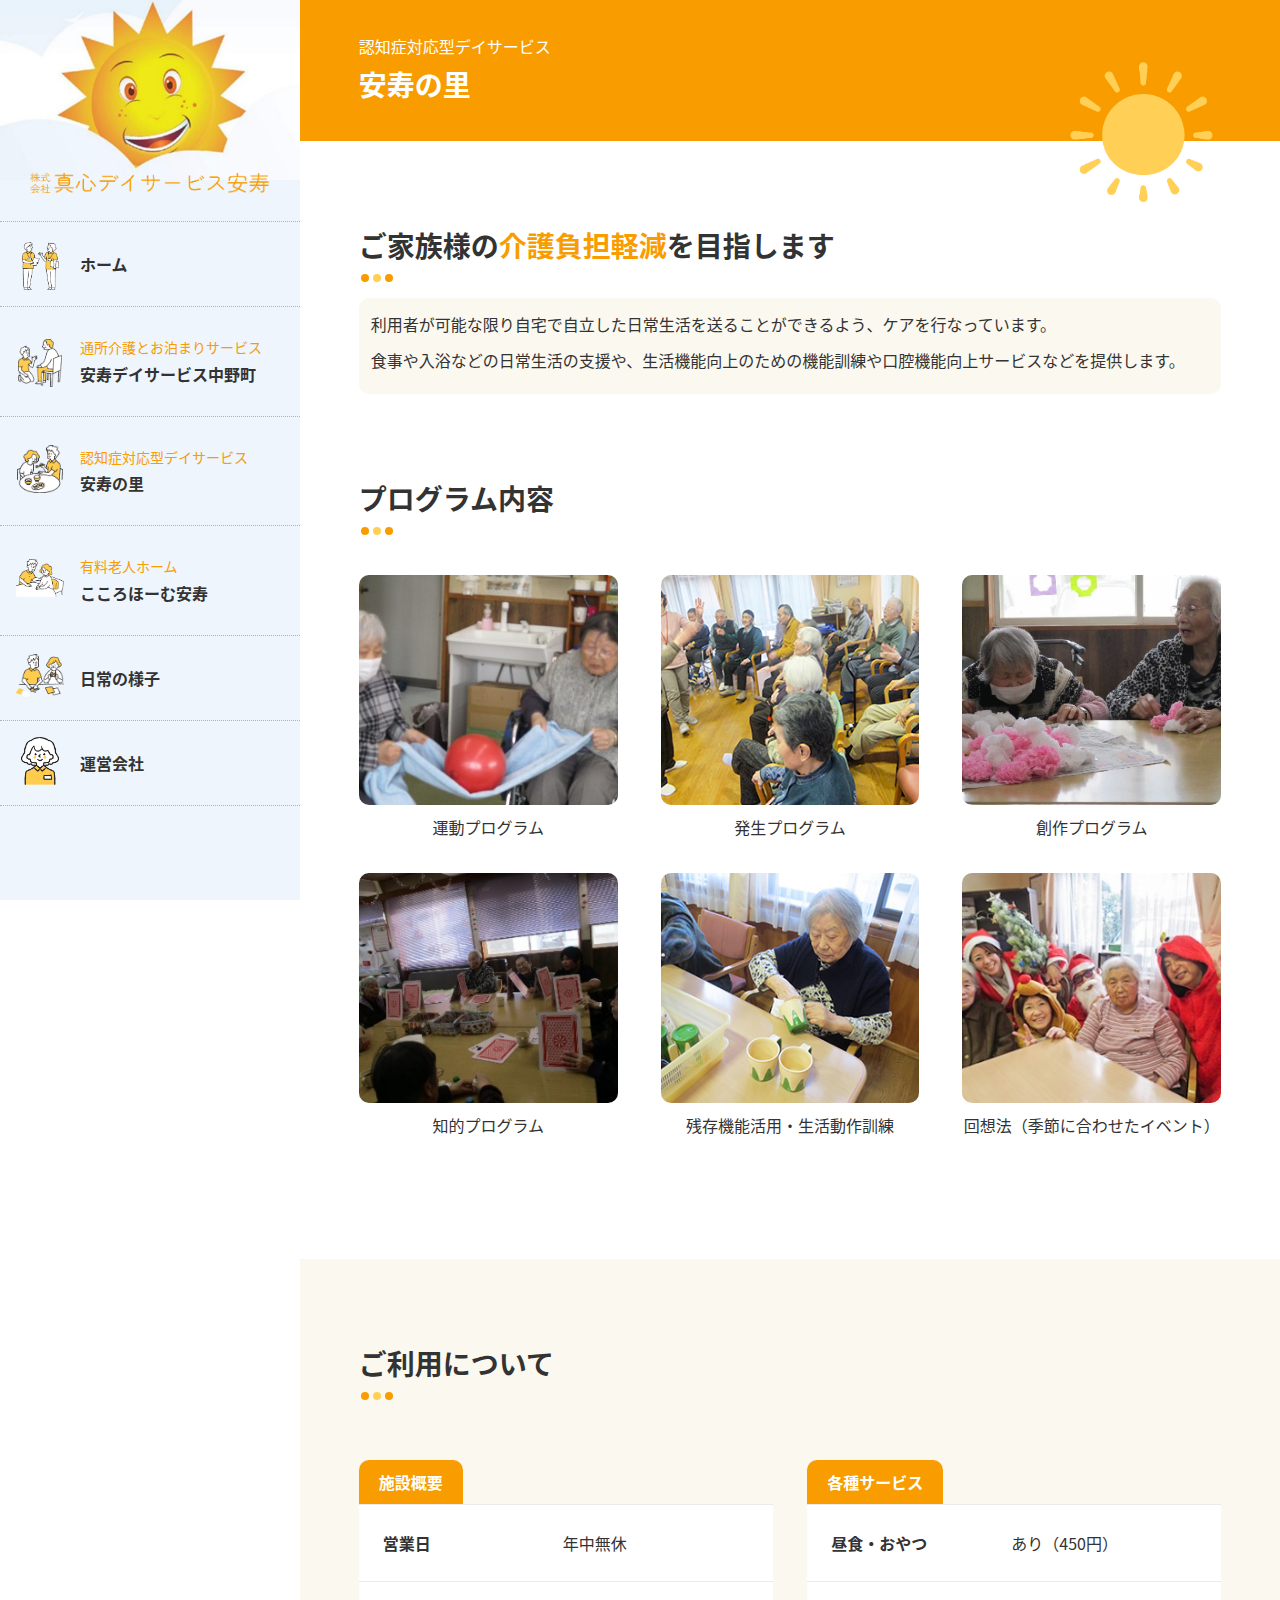
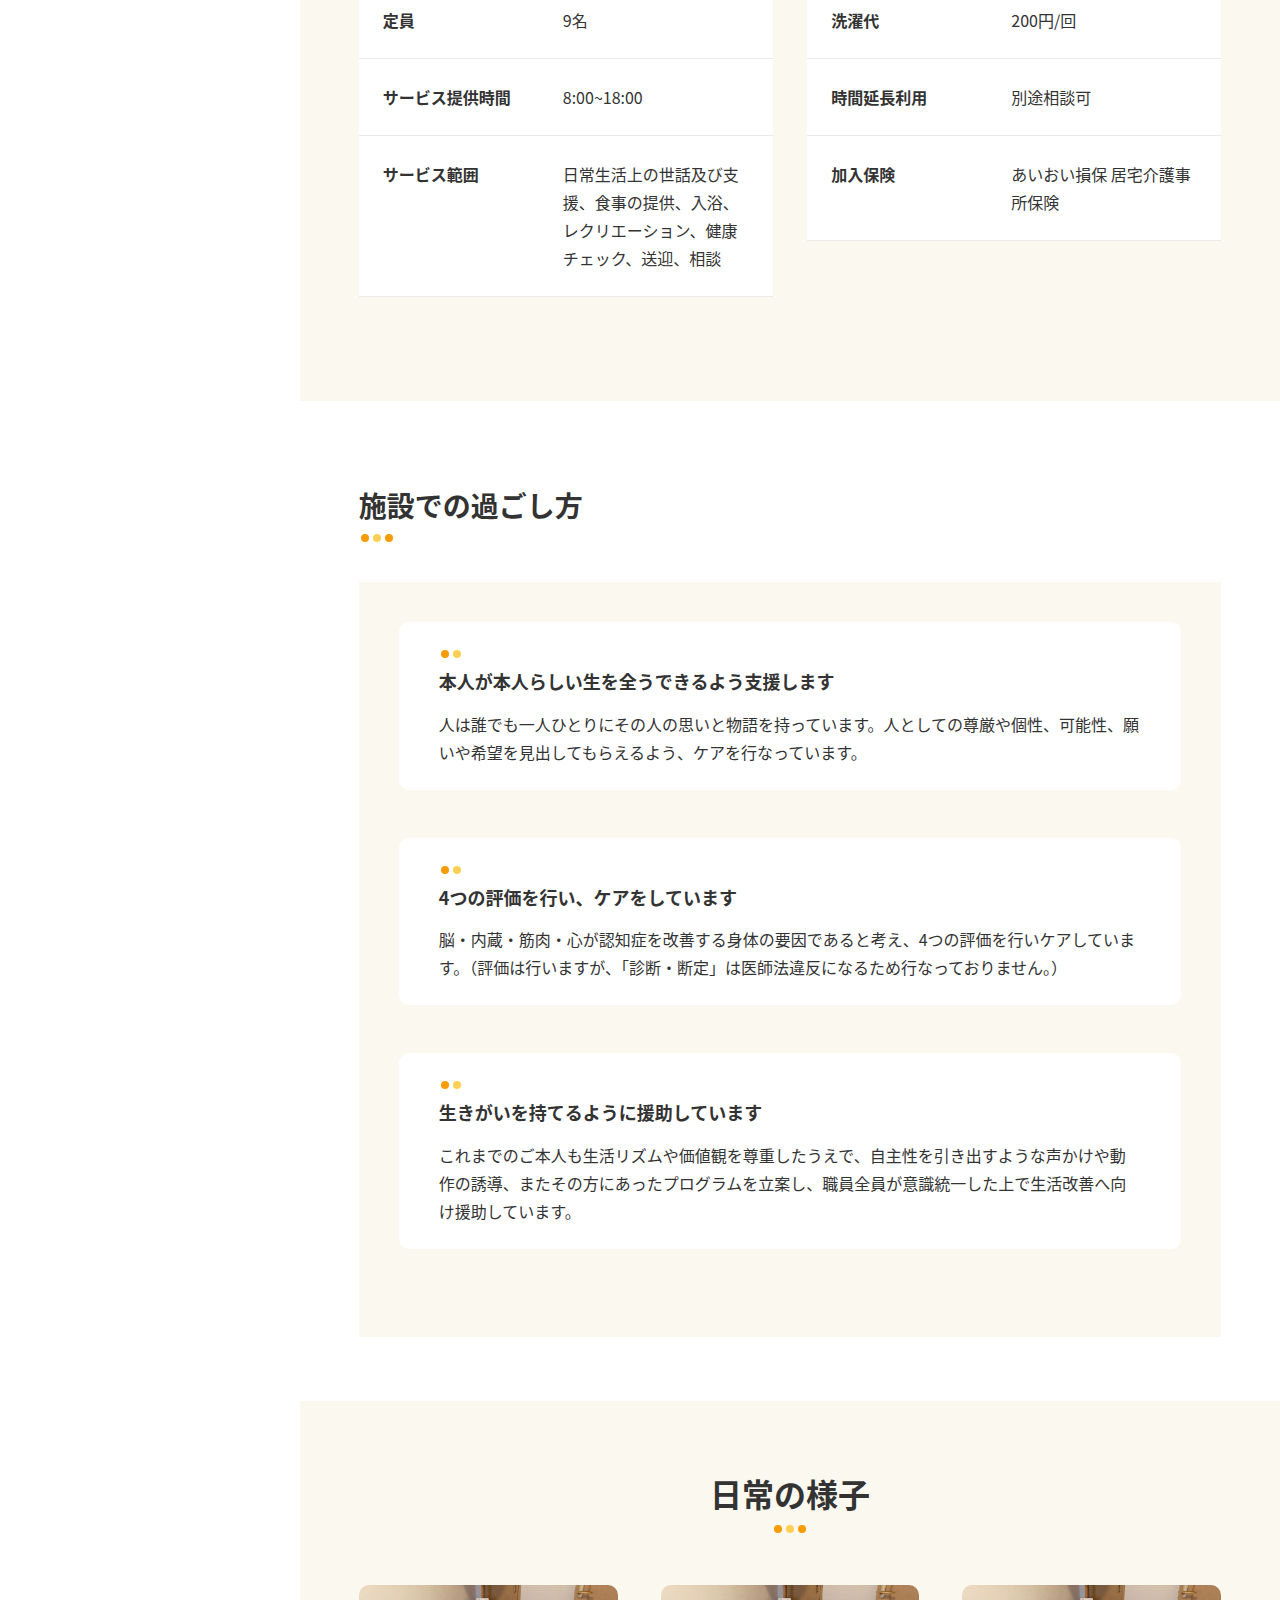
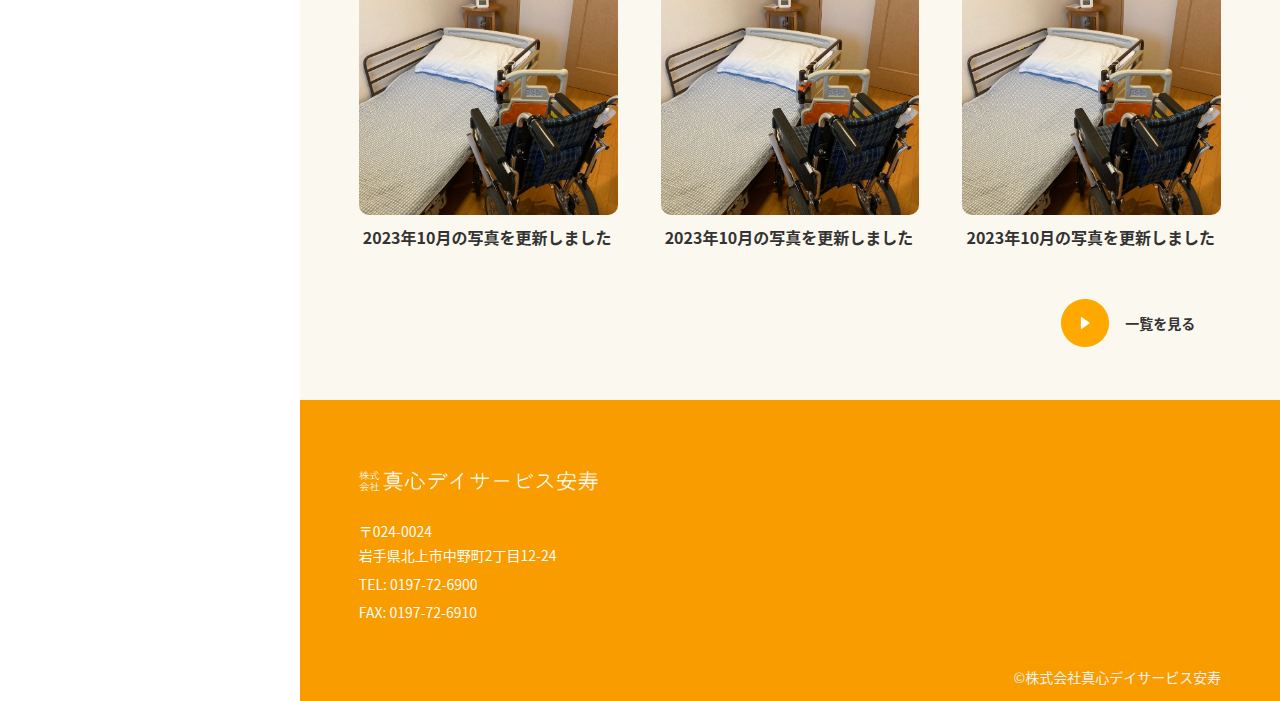
<file: service2.html>
<!DOCTYPE html>
<html lang="ja">
<head>
  <meta charset="UTF-8">
  <meta name="viewport" content="width=device-width, initial-scale=1.0">

  <title>デイサービス安寿</title>

  <link rel="stylesheet" href="css/style.css">
</head>
<body>
  <header class="l-header js-header">
  <div class="l-header__inner">
    <h1 class="l-header__logo">
      <a href="index.html">
        <img src="images/header/logo.png" alt="">
      </a>        
      </h1><!-- /.l-header__logo -->

    <button type="button" class="c-hamburger js-btn">
      <span class="c-hamburger__line"></span><!-- /.c-hamburger__line -->
    </button><!-- /.c-hamburger -->
  </div><!-- /.l-header__inner -->

  <nav class="l-header__nav">
    <ul class="l-header__menu">
      <li><a href="index.html">ホーム</a></li>
      <li><a href="service1.html"><span>通所介護とお泊まりサービス</span>安寿デイサービス中野町</a></li>
      <li><a href="service2.html"><span>認知症対応型デイサービス</span>安寿の里</a></li>
      <li><a href="service3.html"><span>有料老人ホーム</span>こころほーむ安寿</a></li>
      <li><a href="archive.html">日常の様子</a></li>
      <li><a href="company.html">運営会社</a></li>
    </ul><!-- /.l-header__menu -->
  </nav>
</header><!-- /.l-header -->

<main class="l-inner__main">

<div class="l-pageHeader">
  <div class="l-inner">
    <p>認知症対応型デイサービス</p>
    <h1>安寿の里</h1>
  </div><!-- /.l-inner -->
</div><!-- /.l-pageHeader -->

<section class="c-section">
  <div class="l-inner">
    <div class="c-section__heading">
      <h2>ご家族様の<span>介護負担軽減</span>を目指します</h2>
    <div class="circle-container circle-container__left">
      <div class="circle circle1"></div>
      <div class="circle circle2"></div>
      <div class="circle circle3"></div>
    </div>
  </div><!-- /.c-section__heading -->

  <div class="c-intro">
    <p>利用者が可能な限り自宅で自立した日常生活を送ることができるよう、ケアを行なっています。</p>
    <p>食事や入浴などの日常生活の支援や、生活機能向上のための機能訓練や口腔機能向上サービスなどを提供します。</p>
  </div><!-- /.c-intro -->

  </div><!-- /.l-inner -->
</section><!-- /.c-section -->

<section class="c-section">
  <div class="l-inner">
    <div class="c-section__heading">
      <h2>プログラム内容</h2>
    <div class="circle-container circle-container__left">
      <div class="circle circle1"></div>
      <div class="circle circle2"></div>
      <div class="circle circle3"></div>
    </div>
  </div><!-- /.c-section__heading -->

  <ul class="c-facility">
    <li>
      <figure>
        <img src="images/service/program01.jpg" alt="">
        <figcaption>運動プログラム</figcaption>
      </figure>
    </li>
    <li>
      <figure>
        <img src="images/service/program02.jpg" alt="">
        <figcaption>発生プログラム</figcaption>
      </figure>
    </li>
    <li>
      <figure>
        <img src="images/service/program03.jpg" alt="">
        <figcaption>創作プログラム</figcaption>
      </figure>
    </li>
    <li>
      <figure>
        <img src="images/service/program04.jpg" alt="">
        <figcaption>知的プログラム</figcaption>
      </figure>
    </li>
    <li>
      <figure>
        <img src="images/service/program05.jpg" alt="">
        <figcaption>残存機能活用・生活動作訓練</figcaption>
      </figure>
    </li>
    <li>
      <figure>
        <img src="images/service/program06.jpg" alt="">
        <figcaption>回想法（季節に合わせたイベント）</figcaption>
      </figure>
    </li>
  </ul><!-- /.c-facility -->
  </div><!-- /.l-inner -->
</section><!-- /.c-section -->

<section class="p-overview">
  <div class="l-inner">
    <div class="c-section__heading">
      <h2>ご利用について</h2>
    <div class="circle-container circle-container__left">
      <div class="circle circle1"></div>
      <div class="circle circle2"></div>
      <div class="circle circle3"></div>
    </div>
  </div><!-- /.c-section__heading -->

  <div class="p-overview__contents">
    <div class="p-overview__table">
      <h3>施設概要</h3>

      <table class="c-table">
        <tbody>
          <tr>
            <th>営業日</th>
            <td>年中無休</td>
          </tr>
          <tr>
            <th>定員</th>
            <td>9名</td>
          </tr>
          <tr>
            <th>サービス提供時間</th>
            <td>8:00~18:00</td>
          </tr>
          <tr>
            <th>サービス範囲</th>
            <td>日常生活上の世話及び支援、食事の提供、入浴、レクリエーション、健康チェック、送迎、相談</td>
          </tr>
        </tbody>
      </table><!-- /.c-table -->
    </div><!-- /.p-overview__table -->
    <div class="p-overview__table">
      <h3>各種サービス</h3>

      <table class="c-table">
        <tbody>
          <tr>
            <th>昼食・おやつ</th>
            <td>あり（450円）</td>
          </tr>
          <tr>
            <th>洗濯代</th>
            <td>200円/回</td>
          </tr>
          <tr>
            <th>時間延長利用</th>
            <td>別途相談可</td>
          </tr>
          <tr>
            <th>加入保険</th>
            <td>あいおい損保 居宅介護事所保険</td>
          </tr>
        </tbody>
      </table><!-- /.c-table -->
    </div><!-- /.p-overview__table -->
  </div><!-- /.p-overview__contents -->
  </div><!-- /.l-inner -->
</section><!-- /.c-section -->

<section class="c-section">
  <div class="l-inner">
    <div class="c-section__heading">
      <h2>施設での過ごし方</h2>
      <div class="circle-container circle-container__left">
        <div class="circle circle1"></div>
        <div class="circle circle2"></div>
        <div class="circle circle3"></div>
      </div>
    </div><!-- /.c-section__heading -->

    <div class="p-feature">
      <div class="p-feature__items">
        <div class="p-feature__item">
          <div class="p-feature__heading">
            <div class="circle-container circle-container__left">
              <div class="circle circle1"></div>
              <div class="circle circle2"></div>
            </div>
            <h3>本人が本人らしい生を全うできるよう支援します</h3>
          </div><!-- /.p-feature__heading -->

          <div class="p-feature__texts">
            <p>人は誰でも一人ひとりにその人の思いと物語を持っています。人としての尊厳や個性、可能性、願いや希望を見出してもらえるよう、ケアを行なっています。</p>
          </div><!-- /.p-feature__texts -->
        </div><!-- /.p-feature__item -->

        <div class="p-feature__item">
          <div class="p-feature__heading">
            <div class="circle-container circle-container__left">
              <div class="circle circle1"></div>
              <div class="circle circle2"></div>
            </div>
            <h3>4つの評価を行い、ケアをしています</h3>
          </div><!-- /.p-feature__heading -->

          <div class="p-feature__texts">
            <p>脳・内蔵・筋肉・心が認知症を改善する身体の要因であると考え、4つの評価を行いケアしています。（評価は行いますが、「診断・断定」は医師法違反になるため行なっておりません。）</p>
          </div><!-- /.p-feature__texts -->
        </div><!-- /.p-feature__item -->

        <div class="p-feature__item">
          <div class="p-feature__heading">
            <div class="circle-container circle-container__left">
              <div class="circle circle1"></div>
              <div class="circle circle2"></div>
            </div>
            <h3>生きがいを持てるように援助しています</h3>
          </div><!-- /.p-feature__heading -->

          <div class="p-feature__texts">
            <p>これまでのご本人も生活リズムや価値観を尊重したうえで、自主性を引き出すような声かけや動作の誘導、またその方にあったプログラムを立案し、職員全員が意識統一した上で生活改善へ向け援助しています。</p>
          </div><!-- /.p-feature__texts -->
        </div><!-- /.p-feature__item -->
      </div><!-- /.p-feature__items -->
    </div><!-- /.p-feature -->
  </div><!-- /.l-inner -->
</section><!-- /.c-section -->

<div class="c-photos">
  <div class="l-inner">
    <div class="c-heading">
      <h2>日常の様子</h2>
      <div class="circle-container">
        <div class="circle circle1"></div>
        <div class="circle circle2"></div>
        <div class="circle circle3"></div>
      </div>
    </div><!-- /.c-heading -->

    <div class="c-photos__items">
      <a href="single.html" class="c-photos__item">
        <img src="images/sample.jpg" alt="">
        <h3>2023年10月の写真を更新しました</h3>
      </a><!-- /.c-photos__item -->
      <a href="single.html" class="c-photos__item">
        <img src="images/sample.jpg" alt="">
        <h3>2023年10月の写真を更新しました</h3>
      </a><!-- /.c-photos__item -->
      <a href="single.html" class="c-photos__item">
        <img src="images/sample.jpg" alt="">
        <h3>2023年10月の写真を更新しました</h3>
      </a><!-- /.c-photos__item -->

    </div><!-- /.c-photos__items -->

    <div class="c-button__right">
      <a href="archive.html" class="c-button">一覧を見る</a><!-- /.c-button -->
    </div><!-- /.c-button__right -->

  </div><!-- /.l-inner -->
</div><!-- /.c-photos -->

<footer class="l-footer">
  <div class="l-inner">
    <div class="l-footer__contents">
      <h2><img src="images/footer/logo-footer.png" alt=""></h2>

      <ul>
        <li>〒024-0024<br>岩手県北上市中野町2丁目12-24</li>
        <li>TEL: <a href="tel:0197-72-6900">0197-72-6900</a></li>
        <li>FAX: 0197-72-6910</li>
      </ul>
    </div><!-- /.l-footer__contents -->

    <p class="l-footer__copy">©株式会社真心デイサービス安寿</p><!-- /.l-footer__copy -->
  </div><!-- /.l-inner -->
</footer><!-- /.l-footer -->

</main><!-- /.l-main -->
  
<script
  src="https://code.jquery.com/jquery-3.6.3.min.js"
  integrity="sha256-pvPw+upLPUjgMXY0G+8O0xUf+/Im1MZjXxxgOcBQBXU="
  crossorigin="anonymous"></script>
<script src="js/main.js"></script> 
</body>
</html>
</file>
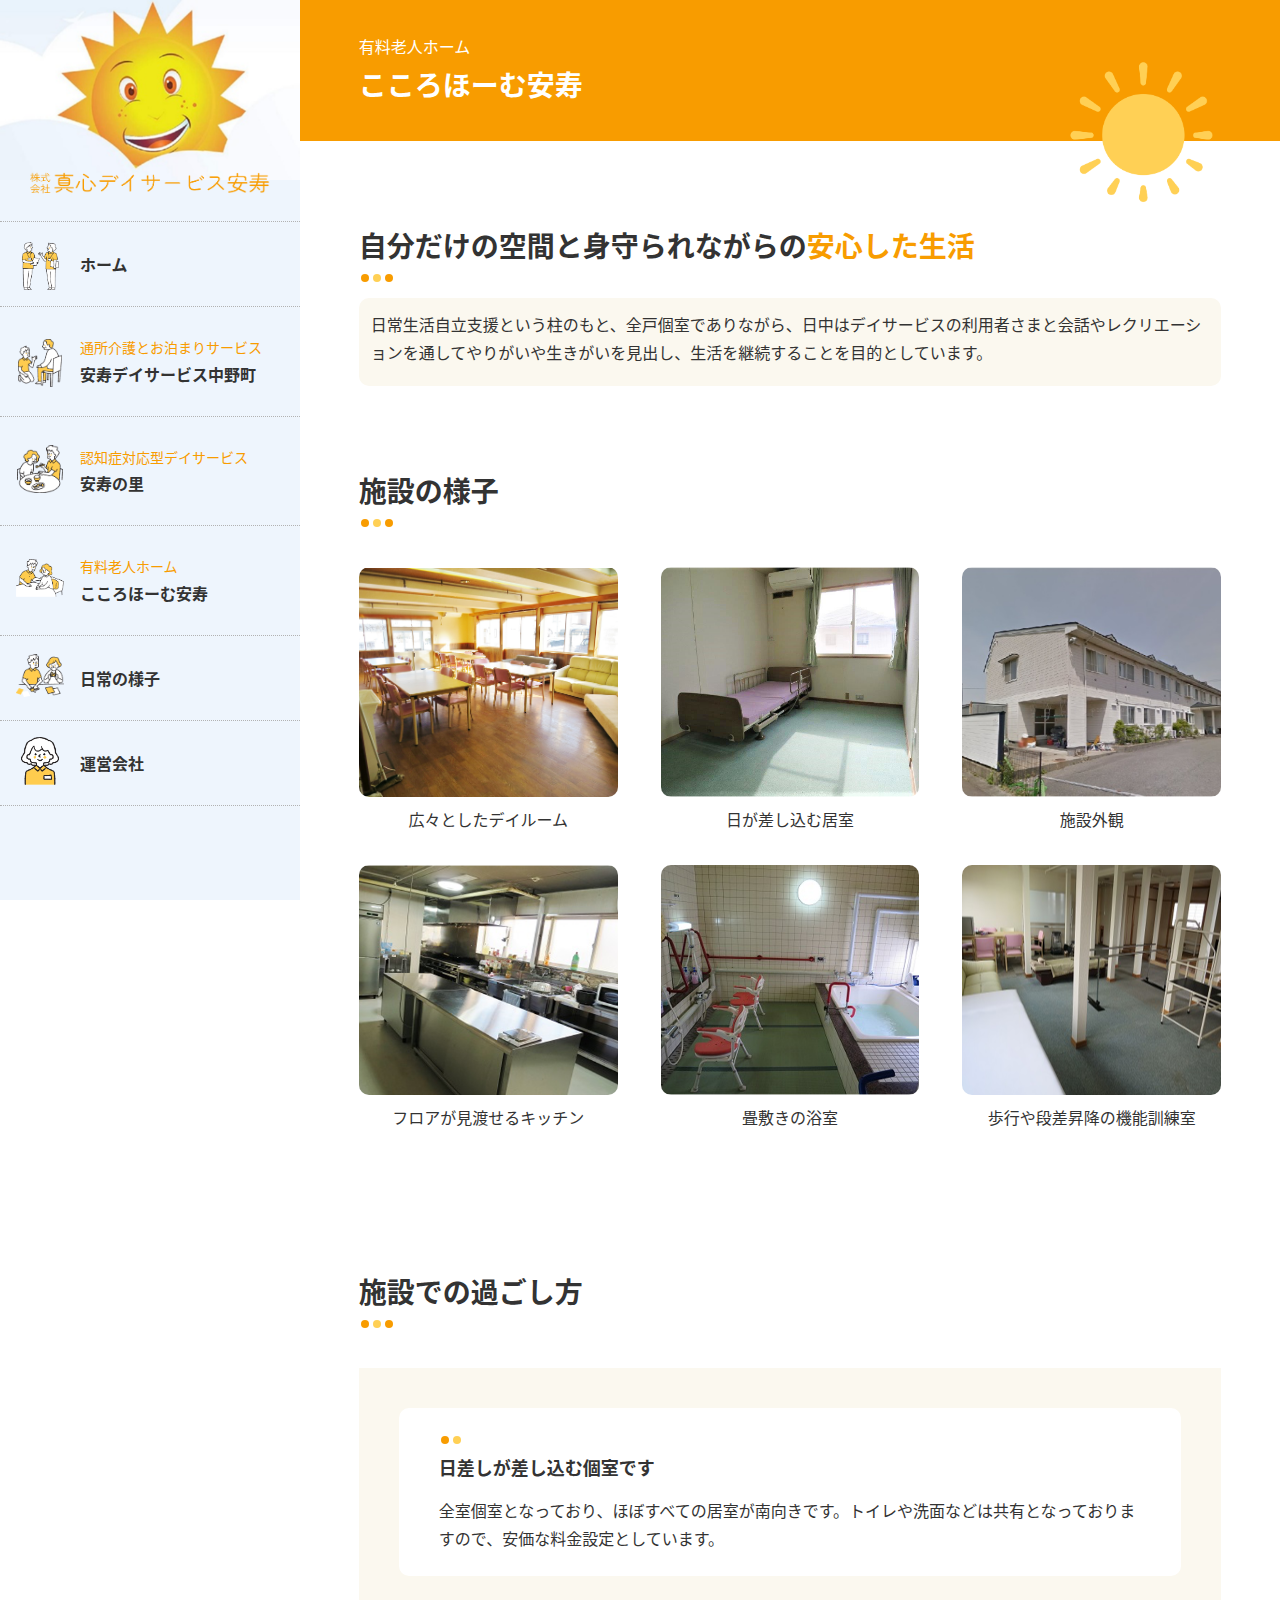
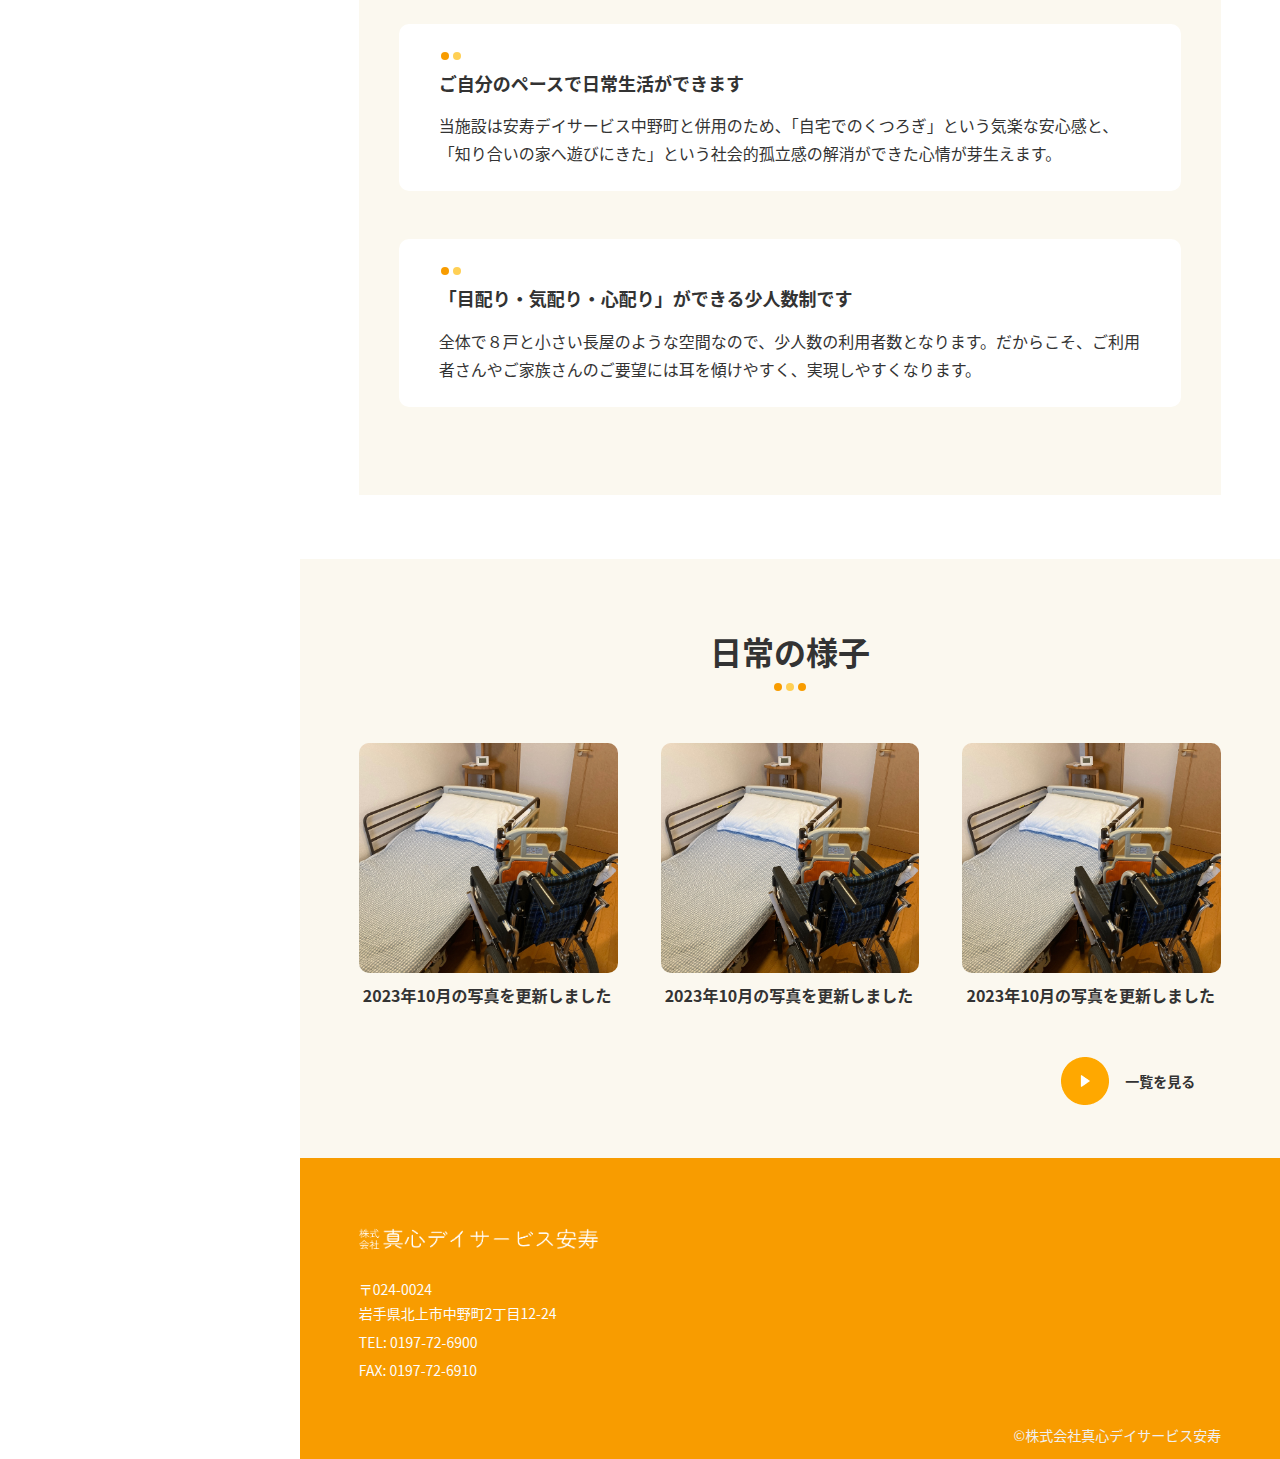
<file: service3.html>
<!DOCTYPE html>
<html lang="ja">
<head>
  <meta charset="UTF-8">
  <meta name="viewport" content="width=device-width, initial-scale=1.0">

  <title>デイサービス安寿</title>

  <link rel="stylesheet" href="css/style.css">
</head>
<body>
  <header class="l-header js-header">
  <div class="l-header__inner">
    <h1 class="l-header__logo">
      <a href="index.html">
        <img src="images/header/logo.png" alt="">
      </a>        
      </h1><!-- /.l-header__logo -->

    <button type="button" class="c-hamburger js-btn">
      <span class="c-hamburger__line"></span><!-- /.c-hamburger__line -->
    </button><!-- /.c-hamburger -->
  </div><!-- /.l-header__inner -->

  <nav class="l-header__nav">
    <ul class="l-header__menu">
      <li><a href="index.html">ホーム</a></li>
      <li><a href="service1.html"><span>通所介護とお泊まりサービス</span>安寿デイサービス中野町</a></li>
      <li><a href="service2.html"><span>認知症対応型デイサービス</span>安寿の里</a></li>
      <li><a href="service3.html"><span>有料老人ホーム</span>こころほーむ安寿</a></li>
      <li><a href="archive.html">日常の様子</a></li>
      <li><a href="company.html">運営会社</a></li>
    </ul><!-- /.l-header__menu -->
  </nav>
</header><!-- /.l-header -->

<main class="l-inner__main">

<div class="l-pageHeader">
  <div class="l-inner">
    <p>有料老人ホーム</p>
    <h1>こころほーむ安寿</h1>
  </div><!-- /.l-inner -->
</div><!-- /.l-pageHeader -->

<section class="c-section">
  <div class="l-inner">
    <div class="c-section__heading">
      <h2>自分だけの空間と身守られながらの<span>安心した生活</span></h2>
    <div class="circle-container circle-container__left">
      <div class="circle circle1"></div>
      <div class="circle circle2"></div>
      <div class="circle circle3"></div>
    </div>
  </div><!-- /.c-section__heading -->

  <div class="c-intro">
    <p>日常生活自立支援という柱のもと、全戸個室でありながら、日中はデイサービスの利用者さまと会話やレクリエーションを通してやりがいや生きがいを見出し、生活を継続することを目的としています。</p>
  </div><!-- /.c-intro -->

  </div><!-- /.l-inner -->
</section><!-- /.c-section -->

<section class="c-section">
  <div class="l-inner">
    <div class="c-section__heading">
      <h2>施設の様子</h2>
    <div class="circle-container circle-container__left">
      <div class="circle circle1"></div>
      <div class="circle circle2"></div>
      <div class="circle circle3"></div>
    </div>
  </div><!-- /.c-section__heading -->

  <ul class="c-facility">
    <li>
      <figure>
        <img src="images/service/facility01.png" alt="">
        <figcaption>広々としたデイルーム</figcaption>
      </figure>
    </li>
    <li>
      <figure>
        <img src="images/service/facility07.png" alt="">
        <figcaption>日が差し込む居室</figcaption>
      </figure>
    </li>
    <li>
      <figure>
        <img src="images/service/facility08.png" alt="">
        <figcaption>施設外観</figcaption>
      </figure>
    </li>
    <li>
      <figure>
        <img src="images/service/facility04.png" alt="">
        <figcaption>フロアが見渡せるキッチン</figcaption>
      </figure>
    </li>
    <li>
      <figure>
        <img src="images/service/facility05.png" alt="">
        <figcaption>畳敷きの浴室</figcaption>
      </figure>
    </li>
    <li>
      <figure>
        <img src="images/service/facility06.png" alt="">
        <figcaption>歩行や段差昇降の機能訓練室</figcaption>
      </figure>
    </li>
  </ul><!-- /.c-facility -->
  </div><!-- /.l-inner -->
</section><!-- /.c-section -->

<section class="c-section">
  <div class="l-inner">
    <div class="c-section__heading">
      <h2>施設での過ごし方</h2>
      <div class="circle-container circle-container__left">
        <div class="circle circle1"></div>
        <div class="circle circle2"></div>
        <div class="circle circle3"></div>
      </div>
    </div><!-- /.c-section__heading -->

    <div class="p-feature">
      <div class="p-feature__items">
        <div class="p-feature__item">
          <div class="p-feature__heading">
            <div class="circle-container circle-container__left">
              <div class="circle circle1"></div>
              <div class="circle circle2"></div>
            </div>
            <h3>日差しが差し込む個室です</h3>
          </div><!-- /.p-feature__heading -->

          <div class="p-feature__texts">
            <p>全室個室となっており、ほぼすべての居室が南向きです。トイレや洗面などは共有となっておりますので、安価な料金設定としています。</p>
          </div><!-- /.p-feature__texts -->
        </div><!-- /.p-feature__item -->

        <div class="p-feature__item">
          <div class="p-feature__heading">
            <div class="circle-container circle-container__left">
              <div class="circle circle1"></div>
              <div class="circle circle2"></div>
            </div>
            <h3>ご自分のペースで日常生活ができます</h3>
          </div><!-- /.p-feature__heading -->

          <div class="p-feature__texts">
            <p>当施設は安寿デイサービス中野町と併用のため、「自宅でのくつろぎ」という気楽な安心感と、「知り合いの家へ遊びにきた」という社会的孤立感の解消ができた心情が芽生えます。</p>
          </div><!-- /.p-feature__texts -->
        </div><!-- /.p-feature__item -->

        <div class="p-feature__item">
          <div class="p-feature__heading">
            <div class="circle-container circle-container__left">
              <div class="circle circle1"></div>
              <div class="circle circle2"></div>
            </div>
            <h3>「目配り・気配り・心配り」ができる少人数制です</h3>
          </div><!-- /.p-feature__heading -->

          <div class="p-feature__texts">
            <p>全体で８戸と小さい長屋のような空間なので、少人数の利用者数となります。だからこそ、ご利用者さんやご家族さんのご要望には耳を傾けやすく、実現しやすくなります。</p>
          </div><!-- /.p-feature__texts -->
        </div><!-- /.p-feature__item -->
      </div><!-- /.p-feature__items -->
    </div><!-- /.p-feature -->
  </div><!-- /.l-inner -->
</section><!-- /.c-section -->

<div class="c-photos">
  <div class="l-inner">
    <div class="c-heading">
      <h2>日常の様子</h2>
      <div class="circle-container">
        <div class="circle circle1"></div>
        <div class="circle circle2"></div>
        <div class="circle circle3"></div>
      </div>
    </div><!-- /.c-heading -->

    <div class="c-photos__items">
      <a href="single.html" class="c-photos__item">
        <img src="images/sample.jpg" alt="">
        <h3>2023年10月の写真を更新しました</h3>
      </a><!-- /.c-photos__item -->
      <a href="single.html" class="c-photos__item">
        <img src="images/sample.jpg" alt="">
        <h3>2023年10月の写真を更新しました</h3>
      </a><!-- /.c-photos__item -->
      <a href="single.html" class="c-photos__item">
        <img src="images/sample.jpg" alt="">
        <h3>2023年10月の写真を更新しました</h3>
      </a><!-- /.c-photos__item -->

    </div><!-- /.c-photos__items -->

    <div class="c-button__right">
      <a href="archive.html" class="c-button">一覧を見る</a><!-- /.c-button -->
    </div><!-- /.c-button__right -->

  </div><!-- /.l-inner -->
</div><!-- /.c-photos -->

<footer class="l-footer">
  <div class="l-inner">
    <div class="l-footer__contents">
      <h2><img src="images/footer/logo-footer.png" alt=""></h2>

      <ul>
        <li>〒024-0024<br>岩手県北上市中野町2丁目12-24</li>
        <li>TEL: <a href="tel:0197-72-6900">0197-72-6900</a></li>
        <li>FAX: 0197-72-6910</li>
      </ul>
    </div><!-- /.l-footer__contents -->

    <p class="l-footer__copy">©株式会社真心デイサービス安寿</p><!-- /.l-footer__copy -->
  </div><!-- /.l-inner -->
</footer><!-- /.l-footer -->

</main><!-- /.l-main -->
  
<script
  src="https://code.jquery.com/jquery-3.6.3.min.js"
  integrity="sha256-pvPw+upLPUjgMXY0G+8O0xUf+/Im1MZjXxxgOcBQBXU="
  crossorigin="anonymous"></script>
<script src="js/main.js"></script> 
</body>
</html>
</file>
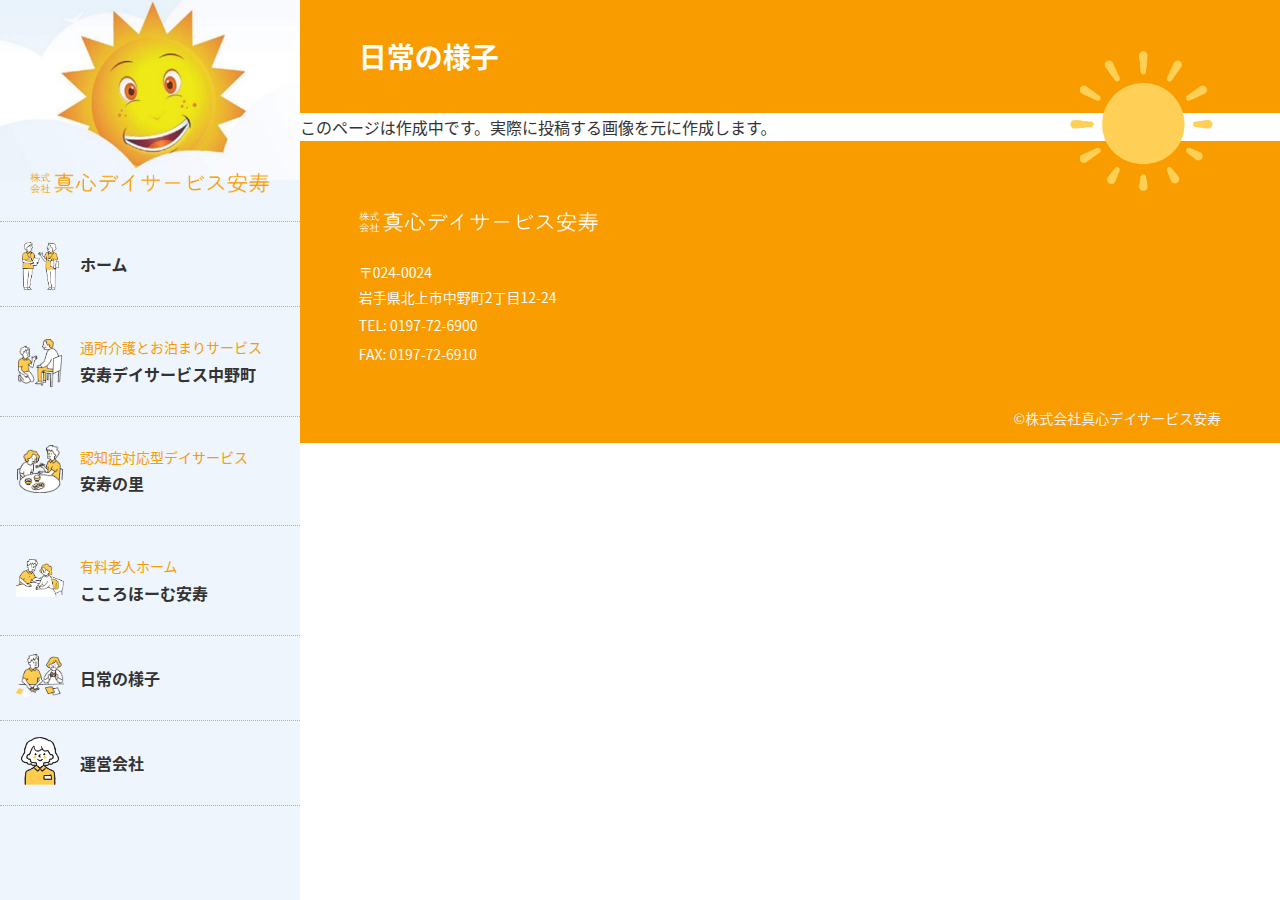
<file: single.html>
<!DOCTYPE html>
<html lang="ja">
<head>
  <meta charset="UTF-8">
  <meta name="viewport" content="width=device-width, initial-scale=1.0">

  <title>デイサービス安寿</title>

  <link rel="stylesheet" href="css/style.css">
</head>
<body>
  <header class="l-header js-header">
  <div class="l-header__inner">
    <h1 class="l-header__logo">
      <a href="index.html">
        <img src="images/header/logo.png" alt="">
      </a>        
      </h1><!-- /.l-header__logo -->

    <button type="button" class="c-hamburger js-btn">
      <span class="c-hamburger__line"></span><!-- /.c-hamburger__line -->
    </button><!-- /.c-hamburger -->
  </div><!-- /.l-header__inner -->

  <nav class="l-header__nav">
    <ul class="l-header__menu">
      <li><a href="index.html">ホーム</a></li>
      <li><a href="service1.html"><span>通所介護とお泊まりサービス</span>安寿デイサービス中野町</a></li>
      <li><a href="service2.html"><span>認知症対応型デイサービス</span>安寿の里</a></li>
      <li><a href="service3.html"><span>有料老人ホーム</span>こころほーむ安寿</a></li>
      <li><a href="archive.html">日常の様子</a></li>
      <li><a href="company.html">運営会社</a></li>
    </ul><!-- /.l-header__menu -->
  </nav>
</header><!-- /.l-header -->

<main class="l-inner__main">

<div class="l-pageHeader">
  <div class="l-inner">
    <h1>日常の様子</h1>
  </div><!-- /.l-inner -->
</div><!-- /.l-pageHeader -->

このページは作成中です。実際に投稿する画像を元に作成します。


<footer class="l-footer">
  <div class="l-inner">
    <div class="l-footer__contents">
      <h2><img src="images/footer/logo-footer.png" alt=""></h2>

      <ul>
        <li>〒024-0024<br>岩手県北上市中野町2丁目12-24</li>
        <li>TEL: <a href="tel:0197-72-6900">0197-72-6900</a></li>
        <li>FAX: 0197-72-6910</li>
      </ul>
    </div><!-- /.l-footer__contents -->

    <p class="l-footer__copy">©株式会社真心デイサービス安寿</p><!-- /.l-footer__copy -->
  </div><!-- /.l-inner -->
</footer><!-- /.l-footer -->

</main><!-- /.l-main -->
  
<script
  src="https://code.jquery.com/jquery-3.6.3.min.js"
  integrity="sha256-pvPw+upLPUjgMXY0G+8O0xUf+/Im1MZjXxxgOcBQBXU="
  crossorigin="anonymous"></script>
<script src="js/main.js"></script> 
</body>
</html>
</file>
<file: css/style.css>
@charset "UTF-8";
/* A Modern CSS Reset */
*, *::before, *::after {
  box-sizing: border-box;
}

body, h1, h2, h3, h4, p, figure, blockquote, dl, dd {
  margin: 0;
}

ul[role=list], ol[role=list] {
  list-style: none;
}

html:focus-within {
  scroll-behavior: smooth;
}

body {
  min-height: 100vh;
  text-rendering: optimizeSpeed;
  line-height: 1.5;
}

a:not([class]) {
  -webkit-text-decoration-skip: ink;
          text-decoration-skip-ink: auto;
}

img, picture {
  max-width: 100%;
  height: auto;
  display: block;
}

input, button, textarea, select {
  font: inherit;
}

@media (prefers-reduced-motion: reduce) {
  html:focus-within {
    scroll-behavior: auto;
  }
  *, *::before, *::after {
    animation-duration: 0.01ms !important;
    animation-iteration-count: 1 !important;
    transition-duration: 0.01ms !important;
    scroll-behavior: auto !important;
  }
}
ul, ol, dd {
  margin: 0;
  padding: 0;
  list-style: none;
}

input,
button,
select,
textarea {
  -webkit-appearance: none;
  -moz-appearance: none;
  appearance: none;
  background: transparent;
  border: none;
  border-radius: 0;
  font: inherit;
  outline: none;
}

textarea {
  resize: vertical;
}

input[type=checkbox],
input[type=radio] {
  display: none;
}

input[type=submit],
input[type=button],
label,
button,
select {
  cursor: pointer;
}

select::-ms-expand {
  display: none;
}

/*================================
	ブレイクポイント
=================================*/
/*================================
	色設定
=================================*/
/*================================
	全体共通
=================================*/
body {
  font-family: "Noto Sans", "Noto Sans CJK JP", "Noto Sans CJK JP Subset", "Yu Gothic Medium", "游ゴシック Medium", "Yu Gothic", "游ゴシック", YuGothic, "ヒラギノ角ゴ Pro W3", "Hiragino Kaku Gothic Pro", "メイリオ", "Meiryo";
  font-weight: 500;
  color: #333;
  line-height: 1.75;
}

a {
  color: inherit;
  cursor: pointer;
  text-decoration: none;
}

li {
  list-style: none;
}

.l-header {
  height: 60px;
  width: 100%;
  z-index: 100;
  position: relative;
}

.l-header__inner {
  max-width: 1440px;
  margin: 0 auto;
}

.l-header__menu li {
  text-transform: uppercase;
  font-weight: bold;
}

@media not all and (min-width: 1024px) {
  /* メニューのスタイリング */
  .l-header__inner {
    padding: 8px 16px;
    margin: 0 auto;
  }
  .l-header__nav {
    position: fixed;
    right: -100%; /* メニューの位置マイナス指定で画面外に */
    width: 100%;
    height: 100vh;
    background: #fff;
    transition: 0.3s;
  }
  .l-header__nav span {
    display: block;
    font-size: 12px;
    color: #F89C00;
  }
  .l-header__menu {
    display: flex;
    flex-direction: column;
    z-index: 100;
  }
  .l-header__menu li {
    display: flex;
    align-items: center;
    padding: 24px;
    border-bottom: 1px solid #ececec;
    letter-spacing: 0.1em;
    position: relative;
  }
  .l-header__menu li:first-child {
    border-top: 1px solid #ececec;
  }
  .l-header__menu a {
    position: relative;
    padding-left: 24px;
  }
  .l-header__menu a:before {
    position: absolute;
    content: "";
    width: 12px;
    height: 12px;
    background: url(../images/header/dot.png) no-repeat center center/contain;
    left: 0;
    top: 50%;
    transform: translateY(-50%);
  }
  .l-header__menu a:hover {
    color: #F89C00;
  }
  .l-header__nav.open {
    position: absolute;
    right: 0; /* メニューオープン時位置0にして画面内に */
    z-index: 100;
    top: 60px;
  }
  .l-header__logo {
    width: 240px;
    font-size: 1.5rem;
    position: absolute;
    top: 50%;
    left: 3%;
    transform: translateY(-50%);
    z-index: 1000;
  }
  .l-header__logo a {
    position: relative;
  }
}
/* 1024px以上のスタイリング */
@media (min-width: 1024px) {
  .l-header {
    height: 100vh;
    width: 300px;
    position: fixed;
    left: 0;
    top: 0;
    background: #EEF5FD;
    overflow-y: scroll;
  }
  .l-header__logo {
    position: relative;
    width: 300px;
    padding-top: 150px;
  }
  .l-header__logo img {
    width: 240px;
    margin: 16px auto 0;
  }
  .l-header__logo:before {
    content: "";
    width: 300px;
    height: 180px;
    background: url(../images/header/logo-sun.png) no-repeat center center/cover;
    position: absolute;
    top: 0;
    left: 0;
    z-index: -1;
  }
  .l-header__menu {
    padding-top: 24px;
  }
  .l-header__menu li {
    color: #333;
    padding: 28px;
    border-bottom: none;
    border-bottom: 1px dotted #b2b2b2;
  }
  .l-header__menu li:first-child {
    border-top: 1px dotted #b2b2b2;
  }
  .l-header__menu li:hover {
    color: #F89C00;
  }
  .l-header__menu li span {
    display: block;
    font-size: 14px;
    color: #F89C00;
    font-weight: normal;
  }
  .l-header__menu li {
    position: relative;
    padding-left: 80px;
  }
  .l-header__menu li:first-child:before {
    content: "";
    display: block;
    position: absolute;
    bottom: 16px;
    left: 16px;
    width: 48px;
    height: 48px;
    background: url(../images/header/illust01.png) no-repeat center center/contain;
  }
  .l-header__menu li:nth-child(2):before {
    content: "";
    display: block;
    position: absolute;
    top: 32px;
    left: 16px;
    width: 48px;
    height: 48px;
    background: url(../images/header/illust02.png) no-repeat center center/contain;
  }
  .l-header__menu li:nth-child(3):before {
    content: "";
    display: block;
    position: absolute;
    top: 28px;
    left: 16px;
    width: 48px;
    height: 48px;
    background: url(../images/header/illust03.png) no-repeat center center/contain;
  }
  .l-header__menu li:nth-child(4):before {
    content: "";
    display: block;
    position: absolute;
    top: 28px;
    left: 16px;
    width: 48px;
    height: 48px;
    background: url(../images/header/illust04.png) no-repeat center center/contain;
  }
  .l-header__menu li:nth-child(5):before {
    content: "";
    display: block;
    position: absolute;
    top: 16px;
    left: 16px;
    width: 48px;
    height: 48px;
    background: url(../images/header/illust05.png) no-repeat center center/contain;
  }
  .l-header__menu li:nth-child(6):before {
    content: "";
    display: block;
    position: absolute;
    top: 16px;
    left: 16px;
    width: 48px;
    height: 48px;
    background: url(../images/header/illust06.png) no-repeat center center/contain;
  }
}
.current-menu-item {
  color: #F89C00;
}

.l-inner {
  max-width: 1200px;
  padding-right: 6%;
  padding-left: 6%;
  margin: 0 auto;
}

@media (min-width: 1024px) {
  .l-inner__main {
    width: calc(100% - 300px);
    margin-left: 300px;
  }
}
.l-footer {
  background: #F89C00;
  padding: 32px 0 12px;
  color: #FCFCFC;
}

.l-footer__contents h2 {
  width: 240px;
  height: auto;
}
.l-footer__contents ul {
  margin-top: 24px;
}
.l-footer__contents li {
  margin-bottom: 4px;
  font-size: 14px;
}

.l-footer__copy {
  font-size: 14px;
  margin-top: 40px;
}

@media (min-width: 768px) {
  .l-footer {
    padding: 64px 0 12px;
  }
  .l-footer__copy {
    text-align: right;
    color: #f0f0f0;
  }
}
.l-pageHeader {
  background: #F89C00;
  color: #fff;
  padding: 16px 0;
}
.l-pageHeader p {
  font-size: 14px;
}
.l-pageHeader h1 {
  font-size: 24px;
}

@media (min-width: 768px) {
  .l-pageHeader {
    padding: 24px 0;
  }
}
@media (min-width: 1024px) {
  .l-pageHeader {
    position: relative;
    padding: 32px 0;
  }
  .l-pageHeader p {
    font-size: 16px;
  }
  .l-pageHeader h1 {
    font-size: 28px;
  }
  .l-pageHeader:after {
    position: absolute;
    content: "";
    width: 160px;
    height: 160px;
    background: url(../images/top/mv-sun.png) no-repeat center center/contain;
    right: 6%;
    top: 40%;
    animation: rotate_anime 48s linear infinite;
  }
}
/* ハンバーガーメニュー */
.c-hamburger {
  position: absolute;
  z-index: 100;
  right: 0;
  top: 0;
  width: 60px;
  height: 60px;
  background-color: #fff;
  border: 0;
  outline: 0;
  cursor: pointer;
  display: flex;
  flex-direction: column;
  justify-content: center;
}

/* ハンバーガーメニューの基準線 */
.c-hamburger__line {
  display: block;
  position: relative;
  width: 24px;
  height: 1px;
  background-color: #F89C00;
  transition: 0.2s;
  margin: 0 auto;
}

/* ハンバーガーメニューの上下線 */
.c-hamburger__line::before, .c-hamburger__line::after {
  content: "";
  position: absolute;
  width: 100%;
  height: 1px;
  background-color: #F89C00;
  transition: 0.5s;
  left: 0;
}

.c-hamburger__line::before {
  transform: translateY(-10px); /* 上の線の位置 */
}

.c-hamburger__line::after {
  transform: translateY(10px); /* 下の線の位置 */
}

/* メニューオープン時 */
.c-hamburger__line.open {
  background-color: transparent; /* 真ん中の線を透明に */
}

.c-hamburger__line.open::before, .c-hamburger__line.open::after {
  content: "";
  background-color: #F89C00;
  transition: 0.2s;
}

.c-hamburger__line.open::before {
  transform: rotate(45deg); /* 上の線を傾ける */
}

.c-hamburger__line.open::after {
  transform: rotate(-45deg); /* したの線を傾ける */
}

@media (min-width: 1024px) {
  .c-hamburger {
    display: none;
  }
}
.c-flex__heading h2 {
  font-size: 20px;
}

@media not all and (min-width: 768px) {
  .c-flex__item + .c-flex__item {
    padding-top: 24px;
  }
}
@media (min-width: 768px) {
  .c-flex {
    display: flex;
    justify-content: space-between;
  }
  .c-flex__item {
    width: 48%;
  }
  .c-flex__item img {
    width: 100%;
    min-height: 100%;
    -o-object-fit: cover;
       object-fit: cover;
  }
}
@media (min-width: 1024px) {
  .c-flex__item {
    width: 44%;
  }
  .c-flex__img {
    width: 50%;
  }
  .c-flex__heading h2 {
    font-size: 24px;
  }
}
.-reverse {
  flex-direction: row-reverse;
}

.-alignCenter {
  align-items: center;
}

.c-button {
  position: relative;
  transition: 0.4s;
  position: relative;
  padding-left: 40px;
  font-size: 14px;
  font-weight: bold;
  display: inline-block;
  margin-top: 16px;
}
.c-button:after {
  content: "";
  position: absolute;
  top: 50%;
  left: 0;
  transform: translateY(-50%);
  background: url("../images/common/btn.png") no-repeat;
  background-size: cover;
  height: 32px;
  width: 32px;
}
.c-button:hover {
  opacity: 0.7;
}

.c-button__right {
  text-align: right;
  padding-right: 3%;
}

@media (min-width: 768px) {
  .c-button {
    margin-top: 40px;
    padding-left: 64px;
  }
  .c-button:after {
    content: "";
    height: 48px;
    width: 48px;
  }
}
.c-heading {
  position: relative;
  text-align: center;
}
.c-heading h2 {
  font-size: 20px;
}

@media (min-width: 1024px) {
  .c-heading h2 {
    font-size: 32px;
  }
}
/*================================
	テキスト下のドット
=================================*/
.circle-container {
  display: flex;
  justify-content: center;
  align-items: center;
}

.circle-container__left {
  justify-content: flex-start;
}

.circle {
  width: 8px;
  height: 8px;
  border-radius: 50%;
  margin: 4px 2px 0;
  /* 各丸に異なる色を適用 */
}

.circle1 {
  background-color: #F89C00; /* 例: オレンジ色 */
}

.circle2 {
  background-color: #FFD055; /* 例: ライムグリーン */
}

.circle3 {
  background-color: #F89C00; /* 例: パープル */
}

.c-cta {
  background: #F5F8F9;
  padding: 48px 0;
}

.c-cta__contents {
  max-width: 640px;
  margin: 0 auto;
}
.c-cta__contents p {
  padding-top: 16px;
}

.c-cta__button a {
  color: #333;
  text-align: center;
  color: #fff;
  background: #F89C00;
  padding: 12px 16px;
  letter-spacing: 1.6px;
  margin: 24px auto 0;
  font-weight: bold;
  display: block;
  transition: 0.4s;
  position: relative;
}
.c-cta__button a:after {
  content: "";
  position: absolute;
  top: 50%;
  right: 10%;
  transform: translateY(-50%);
  background: url("../images/icon-arrow-white.svg") no-repeat;
  background-size: cover;
  height: 16px;
  width: 16px;
}
@media (min-width: 768px) {
  .c-cta__button a {
    width: 200px;
  }
}
.c-cta__button a:hover {
  background: #FFDB00;
}

@media (min-width: 768px) {
  .c-cta {
    padding: 64px 0;
  }
  .c-cta__contents {
    text-align: center;
  }
  .c-cta__contents h2 {
    font-size: 32px;
  }
  .c-cta__button {
    margin-top: 40px;
  }
}
.c-section {
  padding: 40px 0;
}

.c-section + .c-section {
  padding-top: 0;
}

.c-section__heading h2 {
  position: relative;
  padding-top: 16px;
  font-size: 20px;
}
.c-section__heading h2 span {
  color: #F89C00;
}

@media (min-width: 768px) {
  .c-section__heading h2 {
    font-size: 28px;
  }
}
@media (min-width: 1024px) {
  .c-section {
    padding: 64px 0;
  }
}
.c-table {
  padding: 32px 0;
}

.c-table {
  background: #fff;
  border-collapse: collapse;
  width: 100%;
  max-width: 640px;
}
.c-table th {
  text-align: left;
}
.c-table th span {
  font-size: 14px;
}
.c-table td span {
  font-size: 14px;
}

@media not all and (min-width: 768px) {
  .c-table tr {
    border-top: 1px solid #eaeaea;
    border-bottom: 1px solid #eaeaea;
  }
  .c-table th {
    display: block;
    padding: 16px 0 0 20px;
    font-size: 16px;
  }
  .c-table td {
    display: block;
    padding: 8px 0 16px 20px;
  }
}
@media (min-width: 768px) {
  .c-table th {
    padding: 24px;
    border-top: 1px solid #eaeaea;
    border-bottom: 1px solid #eaeaea;
    width: 180px;
    vertical-align: top;
  }
  .c-table td {
    padding: 24px;
    border-top: 1px solid #eaeaea;
    border-bottom: 1px solid #eaeaea;
  }
}
.c-table__list li {
  position: relative;
  padding-left: 12px;
  margin-top: 4px;
}
.c-table__list li:before {
  position: absolute;
  top: 50%;
  left: 0%;
  transform: translateY(-50%);
  content: "";
  width: 4px;
  height: 4px;
  margin-right: 8px;
  display: inline-block;
  background-color: #333;
  border-radius: 50%;
}

.c-article {
  padding: 40px 0 60px;
  max-width: 740px;
  margin: 0 auto;
}

.c-article__header h1 {
  font-size: 20px;
  padding-top: 12px;
}

.c-article__thumb {
  margin-top: 16px;
}
.c-article__thumb img {
  margin-top: 32px;
  max-height: 440px;
  -o-object-fit: cover;
     object-fit: cover;
  width: 100%;
}

.c-article__body {
  margin-top: 32px;
}
.c-article__body h2 {
  font-size: 20px;
}
.c-article__body p {
  margin-top: 32px;
}
.c-article__body img {
  margin-top: 32px;
  max-height: 440px;
  -o-object-fit: cover;
     object-fit: cover;
  width: 100%;
}

@media (min-width: 1024px) {
  .c-article__header h1 {
    font-size: 28px;
  }
  .c-article__body h2 {
    font-size: 24px;
  }
}
.c-photos {
  background: #FBF8EF;
  padding: 40px 0;
}

.c-photos__items {
  padding: 24px 0 0;
}

.c-photos__item {
  display: block;
  margin-bottom: 20px;
  transition: 0.2s;
}
.c-photos__item img {
  border-radius: 10px;
  margin-bottom: 8px;
  height: 230px;
  width: 100%;
  -o-object-fit: cover;
     object-fit: cover;
}
.c-photos__item h3 {
  font-size: 16px;
  margin-left: 4px;
}
.c-photos__item:hover {
  opacity: 0.6;
}

@media (min-width: 768px) {
  .c-photos {
    padding: 64px 0;
  }
  .c-photos__items {
    display: flex;
    justify-content: space-between;
    flex-wrap: wrap;
    margin-top: 28px;
  }
  .c-photos__item {
    width: 30%;
  }
}
.c-intro {
  background: #FBF8EF;
  border-radius: 10px;
  padding: 12px;
  margin-top: 16px;
}
.c-intro p {
  margin-bottom: 8px;
}

.c-facility {
  padding: 24px 0;
}
.c-facility li {
  margin-bottom: 20px;
}
.c-facility img {
  border-radius: 10px;
  height: 230px;
  width: 100%;
  -o-object-fit: cover;
     object-fit: cover;
}
.c-facility figcaption {
  text-align: center;
  margin-top: 8px;
}

@media (min-width: 768px) {
  .c-facility {
    display: flex;
    justify-content: space-between;
    flex-wrap: wrap;
    padding-top: 40px;
  }
  .c-facility li {
    width: 30%;
    margin-bottom: 32px;
  }
}
.p-mainVisual {
  background: #FBF8EF;
  padding: 40px 20px 42px;
  position: relative;
  overflow: hidden;
}

.p-mainVisual__inner {
  max-width: 1400px;
  margin: 0 auto;
}

.p-mainVisual__heading {
  position: relative;
  z-index: 2;
}
.p-mainVisual__heading p {
  letter-spacing: 0.04em;
  font-weight: bold;
  display: inline-block;
  border-radius: 4px;
  margin-top: 16px;
}
.p-mainVisual__heading h1 {
  font-size: 36px;
  font-feature-settings: "palt";
  margin-top: 16px;
  letter-spacing: 0.04em;
}

.p-mainVisual__img {
  position: relative;
  z-index: 1;
  margin-top: -84px;
}

.p-mainVisual__img-sun {
  display: block;
  top: -200px;
  right: -100px;
  position: absolute;
  width: 300px;
  max-width: 100%;
}

.p-mainVisual__img-person {
  margin-right: -100px;
  margin-top: 120px;
  position: relative;
  z-index: 2;
}

.p-mainVisual__btn {
  margin-left: 0;
}

/*================================
	tab
=================================*/
@media (min-width: 768px) {
  .p-mainVisual .p-mainVisual__inner {
    display: flex;
    padding-right: 6%;
    padding-left: 6%;
    margin: 0 auto;
  }
  .p-mainVisual .p-mainVisual__content {
    width: 40%;
    margin-top: 40px;
  }
  .p-mainVisual .p-mainVisual__img {
    display: block;
    width: 60%;
    margin-top: -20px;
  }
  .p-mainVisual .p-mainVisual__img img {
    height: auto;
    width: 100%;
    -o-object-fit: cover;
       object-fit: cover;
  }
  /*================================
  	PC
  =================================*/
}
@media (min-width: 768px) and (min-width: 1024px) {
  .p-mainVisual {
    padding: 100px 0 80px;
  }
  .p-mainVisual__heading p {
    font-size: 18px;
    margin-top: 32px;
  }
  .p-mainVisual__heading p br {
    display: none;
  }
  .p-mainVisual__heading h1 {
    font-size: 64px;
    line-height: 1.4;
    letter-spacing: 8px;
  }
  .p-mainVisual__heading h1 span {
    font-size: 60px;
    margin-left: 4px;
  }
}
@media (min-width: 768px) {
  .p-mainVisual__img-sun {
    max-width: 600px;
  }
  .p-mainVisual__img-person {
    padding-right: 180px;
    margin-top: 140px;
  }
}
/*================================
	アニメーション用CSS
=================================*/
.rotate {
  animation: rotate_anime 48s linear infinite;
}

@keyframes rotate_anime {
  0% {
    transform: rotate(0deg);
  }
  100% {
    transform: rotate(360deg);
  }
}
.p-availability {
  padding: 24px 0;
}

.p-availability__content {
  background: #fff;
  border-radius: 8px;
  padding: 24px 32px;
}

.p-availability__items {
  margin-top: 24px;
}

.p-availability__item {
  border: 1px solid #666;
  border-radius: 8px;
  padding: 16px;
  margin-bottom: 16px;
}
.p-availability__item h3 {
  text-align: center;
  font-size: 16px;
}
.p-availability__item p {
  text-align: center;
  margin-left: 4px;
}
.p-availability__item p span {
  font-weight: bold;
  font-size: 32px;
  color: #F89C00;
  padding-right: 4px;
}

@media (min-width: 768px) {
  .p-availability__items {
    display: flex;
    justify-content: space-between;
  }
  .p-availability__item {
    width: 32%;
  }
}
.p-topServices {
  padding: 24px 0 0;
  position: relative;
}

.p-topServices__items {
  padding: 40px 0 0;
}

.p-topServices__item {
  margin-bottom: 104px;
}
.p-topServices__item:last-child {
  margin-bottom: 64px;
}

.p-topServices__img {
  position: relative;
  border-radius: 8px;
}
.p-topServices__img img {
  position: relative;
  height: 180px;
  width: 100%;
  -o-object-fit: cover;
     object-fit: cover;
  border-radius: 12px;
  margin-top: 24px;
}

.p-topServices__img01:after {
  position: absolute;
  content: "";
  background: url(../images/top/box1.png) no-repeat center center/contain;
  width: 180px;
  height: 180px;
  top: -60px;
  right: -6%;
  z-index: -1;
}

.p-topServices__img02:after {
  position: absolute;
  content: "";
  background: url(../images/top/box2.png) no-repeat center center/contain;
  width: 180px;
  height: 180px;
  top: -60px;
  left: -7%;
  z-index: -1;
}

.p-topServices__img03:after {
  position: absolute;
  content: "";
  background: url(../images/top/box3.png) no-repeat center center/contain;
  width: 180px;
  height: 180px;
  top: -60px;
  right: -7%;
  z-index: -1;
}

.p-topServices__texts {
  position: relative;
  margin-top: 20px;
}

.p-topServices__num {
  position: absolute;
  display: inline-block;
  top: -48px;
  right: 5px;
  color: #FFD055;
  font-size: 68px;
  font-family: "Poppins", sans-serif;
  font-weight: 600;
  line-height: 1;
}

.p-topServices__heading {
  font-size: 18px;
  padding-top: 24px;
}

.p-topServices__lead {
  margin-top: 8px;
}

@media (min-width: 768px) {
  .p-topServices {
    padding: 64px 0 0;
  }
  .p-topServices__items {
    padding: 90px 0 0;
  }
  .p-topServices__item {
    display: flex;
    justify-content: space-between;
    flex-direction: row-reverse;
    align-items: center;
    padding-bottom: 64px;
  }
  .p-topServices__item:nth-child(2) {
    flex-direction: row;
  }
  .p-topServices__img {
    width: 60%;
  }
  .p-topServices__img img {
    height: 320px;
  }
  .p-topServices__img:after {
    width: 320px;
    height: 240px;
    top: -48px;
    right: -10%;
  }
  .p-topServices__texts {
    width: 36%;
  }
  .p-topServices__heading {
    font-size: 28px;
    margin-top: 16px;
  }
  .p-topServices__lead {
    margin-top: 12px;
  }
  .p-topServices__num {
    top: -64px;
    left: -8px;
    font-size: 80px;
    z-index: -1;
  }
}
.p-overview {
  background: #FBF8EF;
  padding: 40px 0;
}

.p-overview__contents {
  padding-top: 40px;
}

.p-overview__table {
  margin-bottom: 40px;
}
.p-overview__table h3 {
  background: #F89C00;
  display: inline-block;
  border-radius: 10px 10px 0 0;
  color: #fff;
  padding: 8px 20px;
  min-width: 100px;
  font-size: 16px;
}

@media (min-width: 1024px) {
  .p-overview {
    padding: 64px 0;
  }
  .p-overview__contents {
    display: flex;
    justify-content: space-between;
    margin-top: 20px;
  }
  .p-overview__table {
    width: 48%;
  }
}
.p-feature {
  background: #FBF8EF;
  padding: 24px 12px;
  margin-top: 24px;
}

.p-feature__item {
  background: #fff;
  padding: 16px 12px;
  border-radius: 10px;
  margin-bottom: 24px;
}

.p-feature__heading h3 {
  font-size: 18px;
  margin-top: 8px;
}

.p-feature__texts {
  margin-top: 12px;
}

@media (min-width: 768px) {
  .p-feature {
    margin-top: 40px;
    padding: 40px;
  }
}
@media (min-width: 1024px) {
  .p-feature__item {
    padding: 24px 40px;
    margin-bottom: 48px;
  }
}
@media (min-width: 768px) {
  .p-archive a {
    margin-bottom: 40px;
  }
}
.p-profile {
  display: block;
  max-width: 600px;
  box-sizing: border-box;
  padding: 0 12px;
  position: relative;
  width: 100%;
  margin-bottom: 40px;
}
.p-profile dl {
  display: flex;
  flex-wrap: wrap;
  flex-direction: column;
}
.p-profile dt {
  padding: 24px 0 8px 0;
  width: 100%;
  border-bottom: 0;
  display: flex;
  align-items: center;
  font-weight: 700;
  line-height: 1.75;
}
.p-profile dd {
  padding: 0 0 24px 0;
  width: 100%;
  display: flex;
  align-items: center;
  line-height: 1.75;
  border-bottom: 1px solid #CCD3D3;
}

@media (min-width: 768px) {
  .p-profile {
    margin: 0 auto 40px;
  }
  .p-profile dl {
    flex-direction: row;
  }
  .p-profile dt {
    width: 180px;
    padding: 32px 0;
    border-bottom: 1px solid #F89C00;
  }
  .p-profile dd {
    width: calc(100% - 180px);
    padding: 32px 0;
  }
}/*# sourceMappingURL=style.css.map */
</file>
